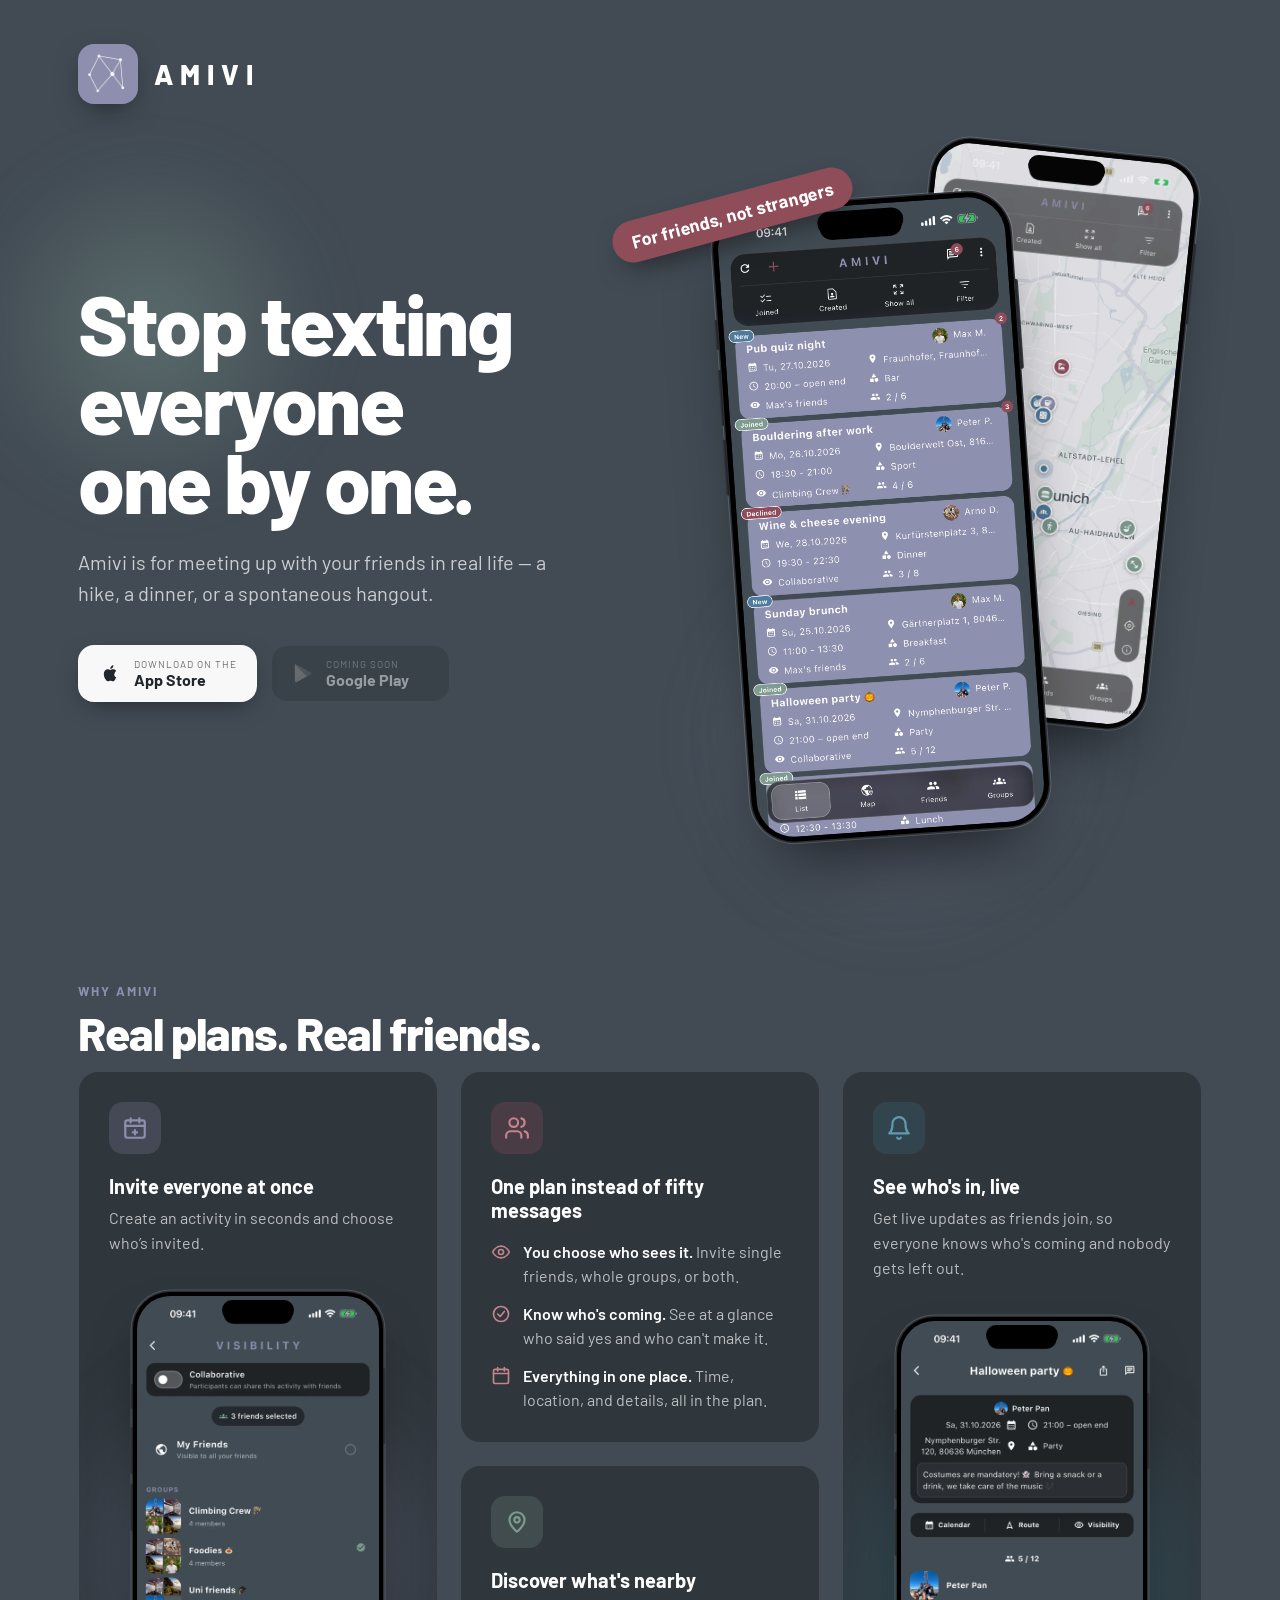
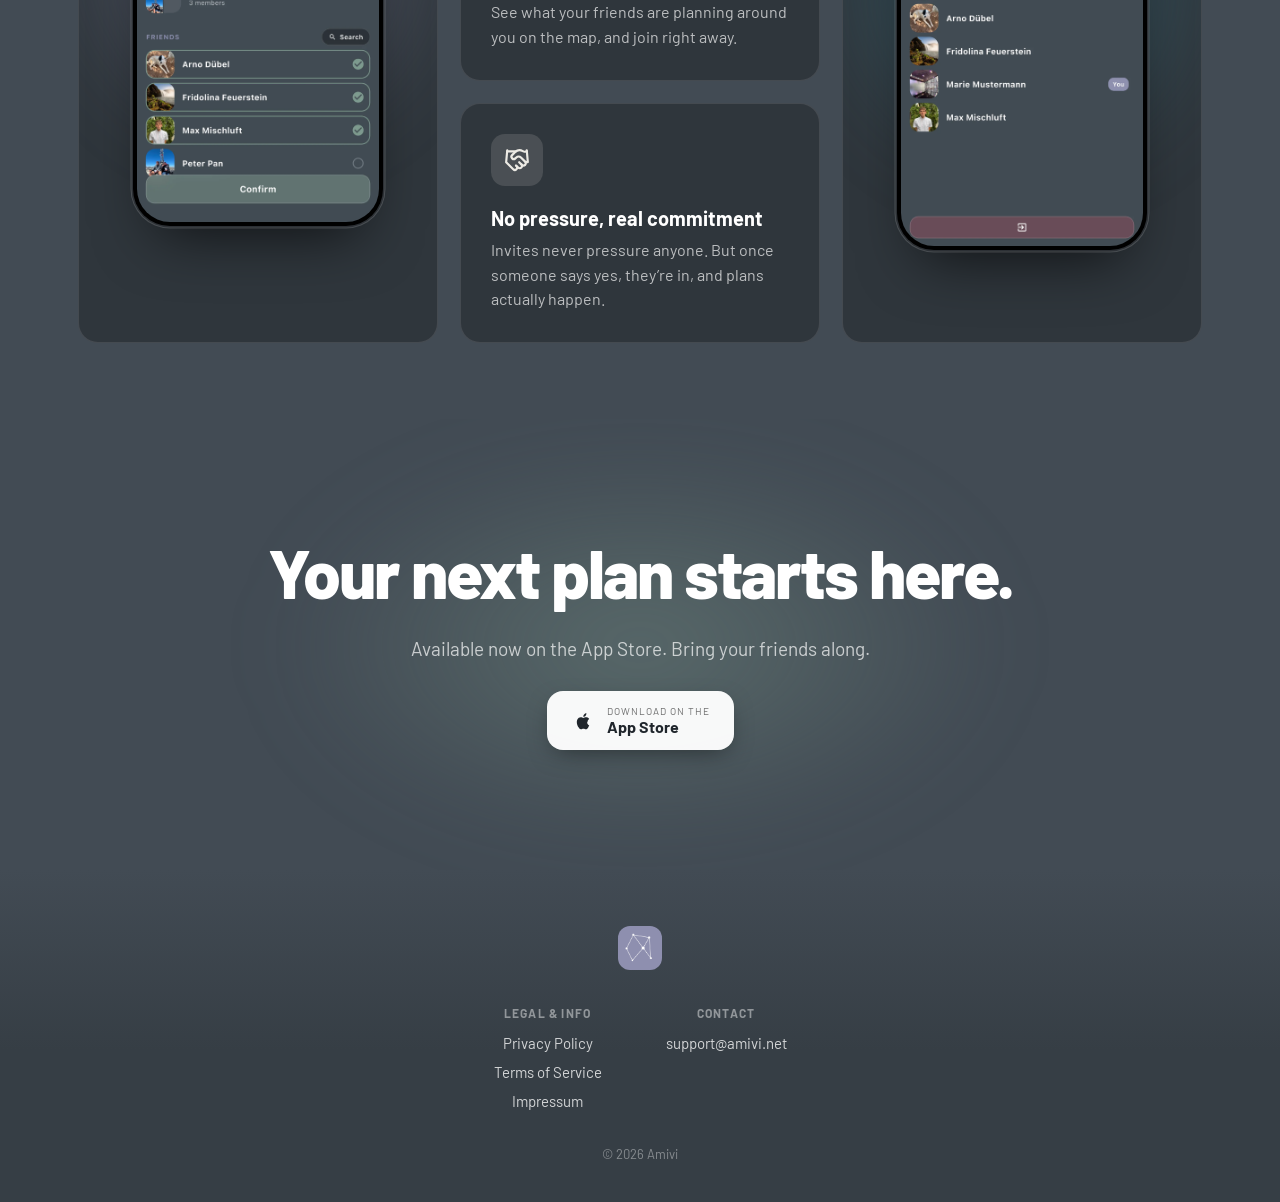
<file: index.html>
<!DOCTYPE html>
<html lang="en">
<head>
<meta charset="utf-8">
<meta name="viewport" content="width=device-width, initial-scale=1">
<title>Amivi – Real plans. Real friends.</title>
<meta name="description" content="Amivi is for meeting up with your friends in real life. Post a plan once, pick who sees it, and invite everyone at the same time.">
<meta property="og:title" content="Amivi – Real plans. Real friends.">
<meta property="og:description" content="Post a plan once, pick who sees it, and invite your friends at the same time.">
<meta property="og:type" content="website">
<meta property="og:image" content="https://www.amivi.net/assets/img/og-image.png">
<meta property="og:url" content="https://www.amivi.net/">
<link rel="canonical" href="https://www.amivi.net/">
<meta name="twitter:card" content="summary">
<meta name="theme-color" content="#424B54">
<link rel="icon" href="assets/img/favicon.png">
<!-- iOS maskiert das Touch-Icon selbst und faerbt Transparenz schwarz ein,
     darum hier bewusst die quadratische, deckende Variante -->
<link rel="apple-touch-icon" href="assets/img/logo.png">
<link rel="stylesheet" href="assets/ds/styles.css">
<style>
  *{box-sizing:border-box}
  html{scroll-behavior:smooth}
  body{margin:0;background:#424B54;color:#fff;font-family:'Barlow',-apple-system,'Helvetica Neue',Arial,sans-serif;-webkit-font-smoothing:antialiased}
  a{color:#8E8FAF;text-decoration:none}
  a:hover{color:#a9aac6}
  @keyframes floatA{0%,100%{transform:translate(0,0)}50%{transform:translate(30px,-40px)}}
  @keyframes floatB{0%,100%{transform:translate(0,0)}50%{transform:translate(-40px,30px)}}
</style>
</head>
<body>
<div style="overflow-x:hidden">

  <!-- NAV -->
  <div style="max-width:1180px;margin:0 auto;padding:44px 28px 0">
    <a href="#" style="display:inline-flex;align-items:center;gap:16px;text-decoration:none">
      <img src="assets/img/logo.png" alt="Amivi" style="width:60px;height:60px;border-radius:16px;display:block;box-shadow:0 10px 30px -10px rgba(0,0,0,0.6)">
      <span style="font-weight:800;font-size:28px;letter-spacing:7px;color:#fff">AMIVI</span>
    </a>
  </div>

  <!-- HERO -->
  <section id="get" style="position:relative;max-width:1180px;margin:0 auto;padding:56px 28px 84px;display:flex;gap:72px;align-items:center;flex-wrap:wrap">
    <div style="position:absolute;top:40px;left:-80px;width:360px;height:360px;border-radius:50%;background:radial-gradient(circle,rgba(125,154,141,0.45),transparent 68%);filter:blur(30px);animation:floatA 14s ease-in-out infinite;pointer-events:none"></div>
    <div style="position:absolute;bottom:-40px;right:120px;width:420px;height:420px;border-radius:50%;background:radial-gradient(circle,rgba(142,143,175,0.40),transparent 68%);filter:blur(30px);animation:floatB 17s ease-in-out infinite;pointer-events:none"></div>

    <div style="position:relative;flex:1 1 440px;min-width:320px">
      
      <h1 data-reveal="" style="margin:0 0 26px;font-size:clamp(52px,8.4vw,84px);line-height:0.94;font-weight:800;letter-spacing:-2.5px;text-wrap:balance">Stop texting everyone one by one.</h1>
      <p data-reveal="" style="margin:0 0 36px;font-size:20px;line-height:1.55;color:rgba(255,255,255,0.72);max-width:480px">Amivi is for meeting up with your friends in real life — a hike, a dinner, or a spontaneous hangout.</p>
      <div data-reveal="" style="display:flex;flex-direction:column;gap:14px;align-items:flex-start">
      <div style="display:inline-grid;grid-template-columns:repeat(2,1fr);gap:14px">
        <a href="https://apps.apple.com/app/amivi-friends-plans/id6764368727" target="_blank" rel="noopener" style="display:flex;align-items:center;gap:12px;padding:12px 20px;border-radius:16px;background:rgba(255,255,255,0.96);text-decoration:none;box-shadow:0 8px 24px -8px rgba(0,0,0,0.5)">
          <svg width="24" height="24" viewBox="0 0 24 24" fill="#20262c"><path d="M16.5 12.9c0-2 1.6-3 1.7-3-.9-1.4-2.4-1.5-2.9-1.6-1.2-.1-2.4.7-3 .7-.6 0-1.6-.7-2.6-.7-1.3 0-2.6.8-3.2 2-1.4 2.4-.4 6 1 8 .7 1 1.4 2 2.4 2 1 0 1.3-.6 2.5-.6s1.5.6 2.5.6 1.7-.9 2.3-1.9c.7-1 1-2 1-2.1 0 0-2-.8-2.1-2.9zM14.6 6.7c.5-.7.9-1.6.8-2.5-.8 0-1.7.5-2.3 1.2-.5.6-.9 1.5-.8 2.4.9.1 1.8-.4 2.3-1.1z"></path></svg>
          <div style="text-align:left;white-space:nowrap"><div style="font-size:10px;letter-spacing:1px;color:rgba(0,0,0,0.55);text-transform:uppercase">Download on the</div><div style="font-size:16px;font-weight:700;color:#20262c">App Store</div></div>
        </a>
        <div title="Not available yet" style="display:flex;align-items:center;gap:12px;padding:12px 20px;border-radius:16px;background:rgba(0,0,0,0.28);border:1px solid rgba(255,255,255,0.10);opacity:0.45;filter:grayscale(1);cursor:not-allowed">
          <svg width="22" height="22" viewBox="0 0 24 24"><path d="M3.6 2.3c-.3.3-.5.7-.5 1.3v16.8c0 .6.2 1 .5 1.3l.1.1L13 12.5v-.2L3.7 2.2z" fill="#7D9A8D"></path><path d="M16.3 15.6l-3.3-3.1v-.2l3.3-3.1.1.1 3.9 2.2c1.1.6 1.1 1.6 0 2.3l-4 2z" fill="#8F4C59"></path><path d="M16.4 15.5L13 12.4 3.6 21.7c.4.4 1 .4 1.7 0l11.1-6.2" fill="#8E8FAF"></path><path d="M16.4 9.3L5.3 3.1c-.7-.4-1.3-.4-1.7 0L13 12.4z" fill="#3A6E7E"></path></svg>
          <div style="text-align:left;white-space:nowrap"><div style="font-size:10px;letter-spacing:1px;color:rgba(255,255,255,0.6);text-transform:uppercase">Coming soon</div><div style="font-size:16px;font-weight:700;color:#fff">Google Play</div></div>
        </div>
      </div>
      </div>
    </div>

    <div data-reveal="" data-hero-phones="" style="position:relative;flex:0 0 auto;margin:0 auto;width:470px;height:660px">
      <div style="position:absolute;top:0;right:0;transform:rotate(6deg) scale(0.9);transform-origin:top right;opacity:0.92">
        <div style="position:relative;width:298px;border-radius:43px;padding:5px;background:#000;box-shadow:0 0 0 1.5px #2c3035,0 0 0 2.5px rgba(255,255,255,0.16),0 40px 70px -28px rgba(0,0,0,0.7)"><div style="position:absolute;left:-4px;top:110px;width:3px;height:30px;border-radius:2px 0 0 2px;background:linear-gradient(90deg,#3a3f45,#1c1f23)"></div><div style="position:absolute;left:-4px;top:160px;width:3px;height:56px;border-radius:2px 0 0 2px;background:linear-gradient(90deg,#3a3f45,#1c1f23)"></div><div style="position:absolute;left:-4px;top:230px;width:3px;height:56px;border-radius:2px 0 0 2px;background:linear-gradient(90deg,#3a3f45,#1c1f23)"></div><div style="position:absolute;right:-4px;top:90px;width:3px;height:90px;border-radius:0 2px 2px 0;background:linear-gradient(270deg,#3a3f45,#1c1f23)"></div>
        <div style="position:relative;width:100%;aspect-ratio:1320/2868;border-radius:38px;overflow:hidden;background:#000"><div style="position:absolute;top:5px;left:50%;transform:translateX(-50%);width:86px;height:23px;background:#000;border-radius:12px;z-index:3;pointer-events:none"></div>
          <img src="assets/img/screen-2.webp" alt="Amivi map screen" style="width:100%;height:100%;object-fit:cover;display:block">
        </div>
      </div>
      </div>
      <div style="position:absolute;top:36px;left:0;transform:rotate(-4deg);z-index:2">
        
        <div style="position:relative;width:298px;border-radius:43px;padding:5px;background:#000;box-shadow:0 0 0 1.5px #2c3035,0 0 0 2.5px rgba(255,255,255,0.16),0 40px 70px -28px rgba(0,0,0,0.7)"><div style="position:absolute;left:-4px;top:110px;width:3px;height:30px;border-radius:2px 0 0 2px;background:linear-gradient(90deg,#3a3f45,#1c1f23)"></div><div style="position:absolute;left:-4px;top:160px;width:3px;height:56px;border-radius:2px 0 0 2px;background:linear-gradient(90deg,#3a3f45,#1c1f23)"></div><div style="position:absolute;left:-4px;top:230px;width:3px;height:56px;border-radius:2px 0 0 2px;background:linear-gradient(90deg,#3a3f45,#1c1f23)"></div><div style="position:absolute;right:-4px;top:90px;width:3px;height:90px;border-radius:0 2px 2px 0;background:linear-gradient(270deg,#3a3f45,#1c1f23)"></div>
        <div style="position:relative;width:100%;aspect-ratio:1320/2868;border-radius:38px;overflow:hidden;background:#000"><div style="position:absolute;top:5px;left:50%;transform:translateX(-50%);width:86px;height:23px;background:#000;border-radius:12px;z-index:3;pointer-events:none"></div>
          <img src="assets/img/screen-1.webp" alt="Amivi activity list" style="width:100%;height:100%;object-fit:cover;display:block">
        </div>
      </div>
      </div>
    </div>
  <div style="position: absolute; top: 87px; left: 559px; z-index: 4; transform: rotate(-15deg); display: inline-flex; align-items: center; justify-content: center; padding: 10px 20px; border-radius: 999px; font-size: 18px; font-weight: 700; color: #fff; background-color: var(--color-wine); white-space: nowrap; box-shadow: 0 12px 28px -10px rgba(0,0,0,0.6)">For friends, not strangers</div></section>

  <!-- WHAT IT IS / value props -->
  

  

  <section id="what" style="">
    <div style="max-width:1180px;margin:0 auto;padding:76px 28px">
      <p style="margin:0 0 10px;font-size:13px;font-weight:700;letter-spacing:2px;text-transform:uppercase;color:#8E8FAF">Why Amivi</p>
      <h2 data-reveal="" style="margin:0 0 14px;font-size:clamp(32px,4.4vw,46px);line-height:1.05;font-weight:800;letter-spacing:-1px;max-width:720px">Real plans. Real friends.</h2>
      
      <div style="display:flex;gap:22px;flex-wrap:wrap;align-items:stretch">
        <div data-reveal="" style="position:relative;overflow:hidden;flex:1 1 300px;min-width:280px;display:flex;flex-direction:column;padding:30px;border-radius:20px;background:rgba(0,0,0,0.28);border:1px solid rgba(255,255,255,0.10)">
          <div style="width:52px;height:52px;border-radius:14px;background:rgba(142,143,175,0.22);display:flex;align-items:center;justify-content:center;margin-bottom:20px"><svg width="26" height="26" viewBox="0 0 24 24" fill="none" stroke="#8E8FAF" stroke-width="2" stroke-linecap="round" stroke-linejoin="round"><rect x="3" y="5" width="18" height="16" rx="2"></rect><path d="M16 3v4M8 3v4M3 10h18M12 14v4M10 16h4"></path></svg></div>
          <h3 style="margin:0 0 8px;font-size:20px;font-weight:700">Invite everyone at once</h3>
          <p style="margin:0;font-size:16px;line-height:1.55;color:rgba(255,255,255,0.68)">Create an activity in seconds and choose who’s invited.</p>
          <div style="position:relative;margin-top:36px;display:flex;justify-content:center">
            <div style="position:absolute;left:50%;top:50%;width:440px;height:440px;transform:translate(-50%,-50%);border-radius:50%;background:radial-gradient(circle,rgba(142,143,175,0.5),transparent 66%);filter:blur(36px);pointer-events:none"></div>
            <div style="position:relative;width:250px;border-radius:37px;padding:4px;background:#000;box-shadow:0 0 0 1.5px #2c3035,0 0 0 2.5px rgba(255,255,255,0.16),0 30px 60px -24px rgba(0,0,0,0.7)"><div style="position:absolute;left:-3px;top:92px;width:3px;height:25px;border-radius:2px 0 0 2px;background:linear-gradient(90deg,#3a3f45,#1c1f23)"></div><div style="position:absolute;left:-3px;top:135px;width:3px;height:47px;border-radius:2px 0 0 2px;background:linear-gradient(90deg,#3a3f45,#1c1f23)"></div><div style="position:absolute;left:-3px;top:192px;width:3px;height:47px;border-radius:2px 0 0 2px;background:linear-gradient(90deg,#3a3f45,#1c1f23)"></div><div style="position:absolute;right:-3px;top:76px;width:3px;height:76px;border-radius:0 2px 2px 0;background:linear-gradient(270deg,#3a3f45,#1c1f23)"></div>
              <div style="position:relative;width:100%;aspect-ratio:1320/2868;border-radius:33px;overflow:hidden;background:#000"><div style="position:absolute;top:4px;left:50%;transform:translateX(-50%);width:72px;height:20px;background:#000;border-radius:10px;z-index:3;pointer-events:none"></div>
                <img src="assets/img/screen-3.webp" alt="Amivi visibility picker: choose groups and friends" style="width:100%;height:100%;object-fit:cover;display:block">
              </div>
            </div>
          </div>
        </div>
        <div style="flex:1 1 300px;min-width:280px;display:flex;flex-direction:column;gap:22px">
          <div data-reveal="" style="flex:1 1 auto;padding:30px;border-radius:20px;background:rgba(0,0,0,0.28);border:1px solid rgba(255,255,255,0.10)">
            <div style="width:52px;height:52px;border-radius:14px;background:rgba(143,76,89,0.28);display:flex;align-items:center;justify-content:center;margin-bottom:20px"><svg width="26" height="26" viewBox="0 0 24 24" fill="none" stroke="#c4848f" stroke-width="2" stroke-linecap="round" stroke-linejoin="round"><path d="M16 21v-2a4 4 0 0 0-4-4H6a4 4 0 0 0-4 4v2"></path><circle cx="9" cy="7" r="4"></circle><path d="M22 21v-2a4 4 0 0 0-3-3.87M16 3.13a4 4 0 0 1 0 7.75"></path></svg></div>
            <h3 style="margin:0 0 18px;font-size:20px;font-weight:700">One plan instead of fifty messages</h3>
            <div style="display:flex;flex-direction:column;gap:14px">
              <div style="display:flex;gap:12px;align-items:flex-start"><svg width="20" height="20" viewBox="0 0 24 24" fill="none" stroke="#c4848f" stroke-width="2" stroke-linecap="round" stroke-linejoin="round" style="flex:none;margin-top:2px"><path d="M2 12s3.5-7 10-7 10 7 10 7-3.5 7-10 7S2 12 2 12z"></path><circle cx="12" cy="12" r="3"></circle></svg><p style="margin:0;font-size:16px;line-height:1.5;color:rgba(255,255,255,0.68)"><strong style="color:#fff;font-weight:600">You choose who sees it.</strong> Invite single friends, whole groups, or both.</p></div>
              <div style="display:flex;gap:12px;align-items:flex-start"><svg width="20" height="20" viewBox="0 0 24 24" fill="none" stroke="#c4848f" stroke-width="2" stroke-linecap="round" stroke-linejoin="round" style="flex:none;margin-top:2px"><circle cx="12" cy="12" r="9"></circle><path d="M8 12l3 3 5-6"></path></svg><p style="margin:0;font-size:16px;line-height:1.5;color:rgba(255,255,255,0.68)"><strong style="color:#fff;font-weight:600">Know who's coming.</strong> See at a glance who said yes and who can't make it.</p></div>
              <div style="display:flex;gap:12px;align-items:flex-start"><svg width="20" height="20" viewBox="0 0 24 24" fill="none" stroke="#c4848f" stroke-width="2" stroke-linecap="round" stroke-linejoin="round" style="flex:none;margin-top:2px"><rect x="3" y="4" width="18" height="17" rx="2"></rect><path d="M3 9h18M8 2v4M16 2v4"></path></svg><p style="margin:0;font-size:16px;line-height:1.5;color:rgba(255,255,255,0.68)"><strong style="color:#fff;font-weight:600">Everything in one place.</strong> Time, location, and details, all in the plan.</p></div>
            </div>
          </div><div data-reveal="" style="flex:1 1 auto;padding:30px;border-radius:20px;background:rgba(0,0,0,0.28);border:1px solid rgba(255,255,255,0.10)">
            <div style="width:52px;height:52px;border-radius:14px;background:rgba(125,154,141,0.22);display:flex;align-items:center;justify-content:center;margin-bottom:20px"><svg width="26" height="26" viewBox="0 0 24 24" fill="none" stroke="#7D9A8D" stroke-width="2" stroke-linecap="round" stroke-linejoin="round"><path d="M12 21s-7-5.5-7-11a7 7 0 0 1 14 0c0 5.5-7 11-7 11z"></path><circle cx="12" cy="10" r="2.5"></circle></svg></div>
            <h3 style="margin:0 0 8px;font-size:20px;font-weight:700">Discover what's nearby</h3>
          <p style="margin:0;font-size:16px;line-height:1.55;color:rgba(255,255,255,0.68)">See what your friends are planning around you on the map, and join right away.</p>
          </div>
          <div data-reveal="" style="flex:1 1 auto;padding:30px;border-radius:20px;background:rgba(0,0,0,0.28);border:1px solid rgba(255,255,255,0.10)">
            <div style="width:52px;height:52px;border-radius:14px;background:rgba(236,234,228,0.14);display:flex;align-items:center;justify-content:center;margin-bottom:20px"><svg width="26" height="26" viewBox="0 0 24 24" fill="none" stroke="#ECEAE4" stroke-width="2" stroke-linecap="round" stroke-linejoin="round"><path d="m11 17 2 2a1 1 0 1 0 3-3"></path><path d="m14 14 2.5 2.5a1 1 0 1 0 3-3l-3.88-3.88a3 3 0 0 0-4.24 0l-.88.88a1 1 0 1 1-3-3l2.81-2.81a5.79 5.79 0 0 1 7.06-.87l.47.28a2 2 0 0 0 1.42.25L21 4"></path><path d="m21 3 1 11h-2"></path><path d="M3 3 2 14l6.5 6.5a1 1 0 1 0 3-3"></path><path d="M3 4h8"></path></svg></div>
            <h3 style="margin:0 0 8px;font-size:20px;font-weight:700">No pressure, real commitment</h3>
          <p style="margin:0;font-size:16px;line-height:1.55;color:rgba(255,255,255,0.68)">Invites never pressure anyone. But once someone says yes, they’re in, and plans actually happen.</p>
          </div>
          
        </div>
        <div data-reveal="" style="position:relative;overflow:hidden;flex:1 1 300px;min-width:280px;display:flex;flex-direction:column;padding:30px;border-radius:20px;background:rgba(0,0,0,0.28);border:1px solid rgba(255,255,255,0.10)">
          <div style="width:52px;height:52px;border-radius:14px;background:rgba(58,110,126,0.28);display:flex;align-items:center;justify-content:center;margin-bottom:20px"><svg width="26" height="26" viewBox="0 0 24 24" fill="none" stroke="#5f9bad" stroke-width="2" stroke-linecap="round" stroke-linejoin="round"><path d="M6 8a6 6 0 0 1 12 0c0 7 3 9 3 9H3s3-2 3-9"></path><path d="M10.3 21a1.94 1.94 0 0 0 3.4 0"></path></svg></div>
          <h3 style="margin:0 0 8px;font-size:20px;font-weight:700">See who's in, live</h3>
          <p style="margin:0;font-size:16px;line-height:1.55;color:rgba(255,255,255,0.68)">Get live updates as friends join, so everyone knows who's coming and nobody gets left out.</p>
          <div style="position:relative;margin-top:36px;display:flex;justify-content:center">
            <div style="position:absolute;left:50%;top:50%;width:440px;height:440px;transform:translate(-50%,-50%);border-radius:50%;background:radial-gradient(circle,rgba(58,110,126,0.75),transparent 66%);filter:blur(36px);pointer-events:none"></div>
            <div style="position:relative;width:250px;border-radius:37px;padding:4px;background:#000;box-shadow:0 0 0 1.5px #2c3035,0 0 0 2.5px rgba(255,255,255,0.16),0 30px 60px -24px rgba(0,0,0,0.7)"><div style="position:absolute;left:-3px;top:92px;width:3px;height:25px;border-radius:2px 0 0 2px;background:linear-gradient(90deg,#3a3f45,#1c1f23)"></div><div style="position:absolute;left:-3px;top:135px;width:3px;height:47px;border-radius:2px 0 0 2px;background:linear-gradient(90deg,#3a3f45,#1c1f23)"></div><div style="position:absolute;left:-3px;top:192px;width:3px;height:47px;border-radius:2px 0 0 2px;background:linear-gradient(90deg,#3a3f45,#1c1f23)"></div><div style="position:absolute;right:-3px;top:76px;width:3px;height:76px;border-radius:0 2px 2px 0;background:linear-gradient(270deg,#3a3f45,#1c1f23)"></div>
              <div style="position:relative;width:100%;aspect-ratio:1320/2868;border-radius:33px;overflow:hidden;background:#000"><div style="position:absolute;top:4px;left:50%;transform:translateX(-50%);width:72px;height:20px;background:#000;border-radius:10px;z-index:3;pointer-events:none"></div>
                <img src="assets/img/screen-4.webp" alt="Amivi activity with participants" style="width:100%;height:100%;object-fit:cover;display:block">
              </div>
            </div>
          </div>
        </div>
      </div>
    
    </div>
  </section><section style="position:relative;overflow:hidden">
    <div style="position:absolute;left:50%;top:50%;width:760px;height:420px;transform:translate(-50%,-50%);border-radius:50%;background:radial-gradient(ellipse,rgba(125,154,141,0.4),transparent 68%);filter:blur(40px);pointer-events:none"></div>
    <div data-reveal="" style="position:relative;max-width:820px;margin:0 auto;padding:120px 28px;text-align:center;display:flex;flex-direction:column;align-items:center;gap:28px">
      <h2 style="margin:0;font-size:clamp(40px,6.4vw,68px);line-height:0.98;font-weight:800;letter-spacing:-2px;text-wrap:balance">Your next plan starts here.</h2>
      <p style="margin:0;font-size:19px;line-height:1.55;color:rgba(255,255,255,0.7);max-width:460px">Available now on the App Store. Bring your friends along.</p>
      <a href="https://apps.apple.com/app/amivi-friends-plans/id6764368727" target="_blank" rel="noopener" style="display:flex;align-items:center;gap:12px;padding:14px 24px;border-radius:16px;background:rgba(255,255,255,0.96);text-decoration:none;box-shadow:0 8px 24px -8px rgba(0,0,0,0.5)">
        <svg width="24" height="24" viewBox="0 0 24 24" fill="#20262c"><path d="M16.5 12.9c0-2 1.6-3 1.7-3-.9-1.4-2.4-1.5-2.9-1.6-1.2-.1-2.4.7-3 .7-.6 0-1.6-.7-2.6-.7-1.3 0-2.6.8-3.2 2-1.4 2.4-.4 6 1 8 .7 1 1.4 2 2.4 2 1 0 1.3-.6 2.5-.6s1.5.6 2.5.6 1.7-.9 2.3-1.9c.7-1 1-2 1-2.1 0 0-2-.8-2.1-2.9zM14.6 6.7c.5-.7.9-1.6.8-2.5-.8 0-1.7.5-2.3 1.2-.5.6-.9 1.5-.8 2.4.9.1 1.8-.4 2.3-1.1z"></path></svg>
        <div style="text-align:left;white-space:nowrap"><div style="font-size:10px;letter-spacing:1px;color:rgba(0,0,0,0.55);text-transform:uppercase">Download on the</div><div style="font-size:16px;font-weight:700;color:#20262c">App Store</div></div>
      </a>
    </div>
  </section>

  <!-- FOOTER -->
  <footer style="background:linear-gradient(180deg,#424B54 0,#363E45 180px)">
    <div style="max-width:1180px;margin:0 auto;padding:56px 28px 40px;display:flex;flex-direction:column;align-items:center;gap:36px;text-align:center">
      <img src="assets/img/logo.png" alt="Amivi" style="width:44px;height:44px;border-radius:12px;display:block">
      <div style="display:flex;gap:64px;flex-wrap:wrap;justify-content:center">
        <div>
          <p style="margin:0 0 14px;font-size:12px;font-weight:700;letter-spacing:1.2px;text-transform:uppercase;color:rgba(255,255,255,0.45)">Legal &amp; info</p>
          <div style="display:flex;flex-direction:column;align-items:center;gap:11px;font-size:15px">
            <a href="legal/datenschutzerklaerung.html?lang=en" target="_blank" rel="noopener" style="color:rgba(255,255,255,0.78)">Privacy Policy</a>
            <a href="legal/agb.html?lang=en" target="_blank" rel="noopener" style="color:rgba(255,255,255,0.78)">Terms of Service</a>
            <a href="legal/impressum.html?lang=en" target="_blank" rel="noopener" style="color:rgba(255,255,255,0.78)">Impressum</a>
          </div>
        </div>
        <div>
          <p style="margin:0 0 14px;font-size:12px;font-weight:700;letter-spacing:1.2px;text-transform:uppercase;color:rgba(255,255,255,0.45)">Contact</p>
          <div style="display:flex;flex-direction:column;align-items:center;gap:11px;font-size:15px">
            <a href="mailto:support@amivi.net" style="color:rgba(255,255,255,0.78)">support@amivi.net</a>
          </div>
        </div>
      </div>
      <p style="margin:0;font-size:13px;color:rgba(255,255,255,0.4)">© 2026 Amivi</p>
    </div>
  </footer>

</div>
<script>
  // Hero-Telefone auf schmalen Viewports herunterskalieren
  (function () {
    var fit = function () {
      var p = document.querySelector('[data-hero-phones]');
      if (p) p.style.zoom = String(Math.min(1, (window.innerWidth - 56) / 470));
    };
    fit();
    window.addEventListener('resize', fit);
  })();

  // Elemente unterhalb des Viewports beim Scrollen einblenden
  (function () {
    if (!('IntersectionObserver' in window)) return;
    var io = new IntersectionObserver(function (entries) {
      entries.forEach(function (e) {
        if (e.isIntersecting) {
          e.target.style.opacity = '1';
          e.target.style.translate = '0 0';
          io.unobserve(e.target);
        }
      });
    }, { threshold: 0.15, rootMargin: '0px 0px -40px 0px' });
    document.querySelectorAll('[data-reveal]').forEach(function (el) {
      if (el.getBoundingClientRect().top < window.innerHeight) return;
      el.style.opacity = '0';
      el.style.translate = '0 24px';
      el.style.transition = 'opacity 600ms cubic-bezier(.215,.61,.355,1), translate 600ms cubic-bezier(.215,.61,.355,1)';
      io.observe(el);
    });
  })();
</script>
</body>
</html>
</file>
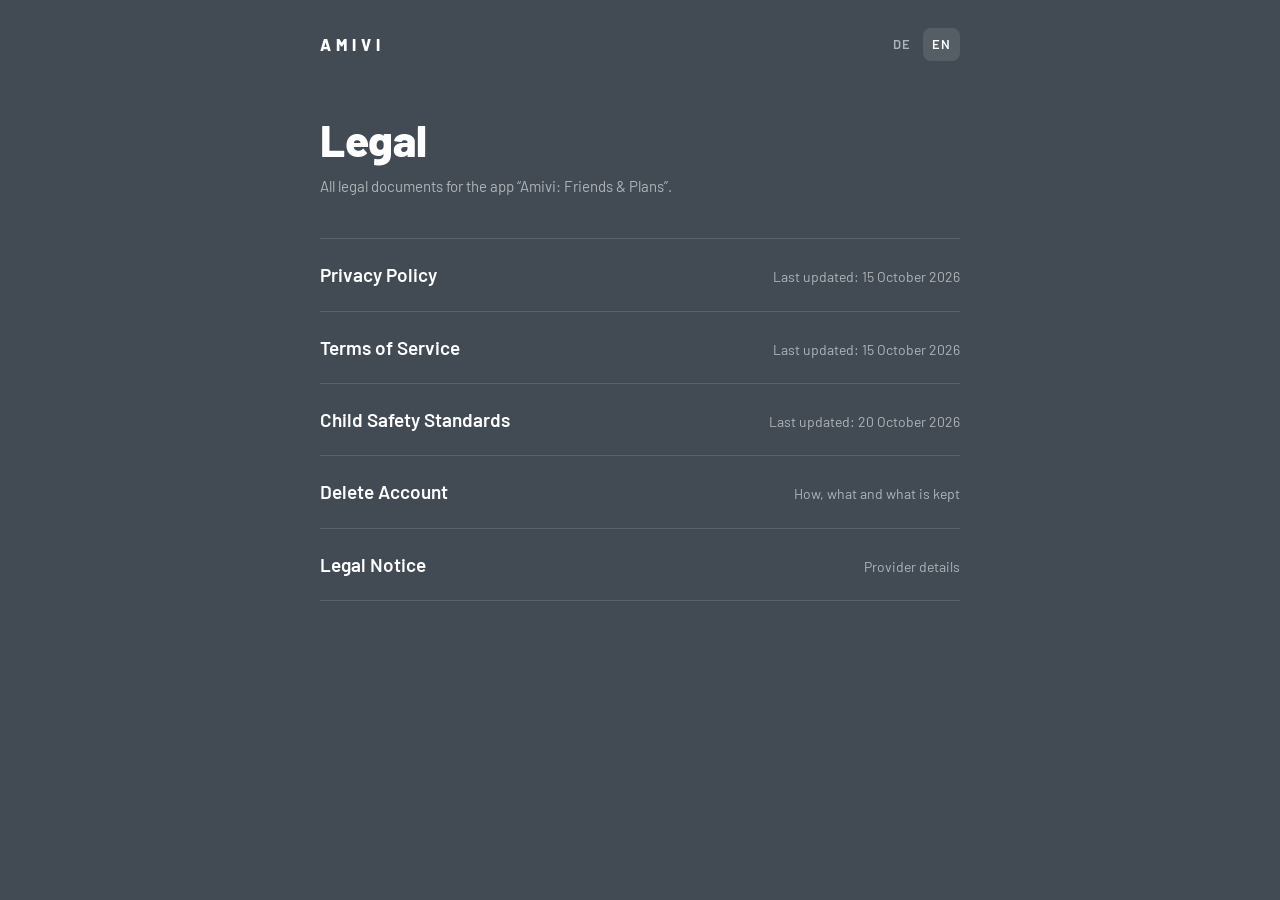
<file: legal/index.html>
<!DOCTYPE html>
<html lang="de">
<head>
  <meta charset="UTF-8" />
  <meta name="viewport" content="width=device-width, initial-scale=1.0" />
  <title>Rechtliches – Amivi</title>
  <meta name="theme-color" content="#424B54" />
  <link rel="icon" href="../assets/img/favicon.png" />
  <link rel="preconnect" href="https://fonts.googleapis.com" />
  <link rel="preconnect" href="https://fonts.gstatic.com" crossorigin />
  <link rel="stylesheet" href="https://fonts.googleapis.com/css2?family=Barlow:wght@400;600;700;800&display=swap" />
  <link rel="stylesheet" href="legal.css" />
  <script src="legal.js"></script>
</head>
<body data-title-de="Rechtliches – Amivi" data-title-en="Legal – Amivi">
<div class="wrap">

<header class="bar">
  <a class="brand" href="../">AMIVI</a>
  <div class="lang" role="group" aria-label="Sprache / Language">
    <button type="button" data-set-lang="de">DE</button>
    <button type="button" data-set-lang="en">EN</button>
  </div>
</header>

<main>
  <h1><span data-l="de">Rechtliches</span><span data-l="en">Legal</span></h1>
  <p class="meta">
    <span data-l="de">Alle rechtlichen Dokumente zur App „Amivi: Friends &amp; Plans“.</span>
    <span data-l="en">All legal documents for the app “Amivi: Friends &amp; Plans”.</span>
  </p>

  <ul class="docs">
    <li>
      <a href="datenschutzerklaerung.html">
        <span class="doc-title"><span data-l="de">Datenschutzerklärung</span><span data-l="en">Privacy Policy</span></span>
        <span class="doc-sub"><span data-l="de">Stand: 15. Oktober 2026</span><span data-l="en">Last updated: 15 October 2026</span></span>
      </a>
    </li>
    <li>
      <a href="agb.html">
        <span class="doc-title"><span data-l="de">Nutzungsbedingungen</span><span data-l="en">Terms of Service</span></span>
        <span class="doc-sub"><span data-l="de">Stand: 15. Oktober 2026</span><span data-l="en">Last updated: 15 October 2026</span></span>
      </a>
    </li>
    <li>
      <a href="kinderschutz.html">
        <span class="doc-title"><span data-l="de">Kinderschutz</span><span data-l="en">Child Safety Standards</span></span>
        <span class="doc-sub"><span data-l="de">Stand: 20. Oktober 2026</span><span data-l="en">Last updated: 20 October 2026</span></span>
      </a>
    </li>
    <li>
      <a href="delete-account.html">
        <span class="doc-title"><span data-l="de">Konto löschen</span><span data-l="en">Delete Account</span></span>
        <span class="doc-sub"><span data-l="de">Wege, Umfang und Aufbewahrung</span><span data-l="en">How, what and what is kept</span></span>
      </a>
    </li>
    <li>
      <a href="impressum.html">
        <span class="doc-title"><span data-l="de">Impressum</span><span data-l="en">Legal Notice</span></span>
        <span class="doc-sub"><span data-l="de">Anbieterangaben</span><span data-l="en">Provider details</span></span>
      </a>
    </li>
  </ul>
</main>

</div>
</body>
</html>
</file>
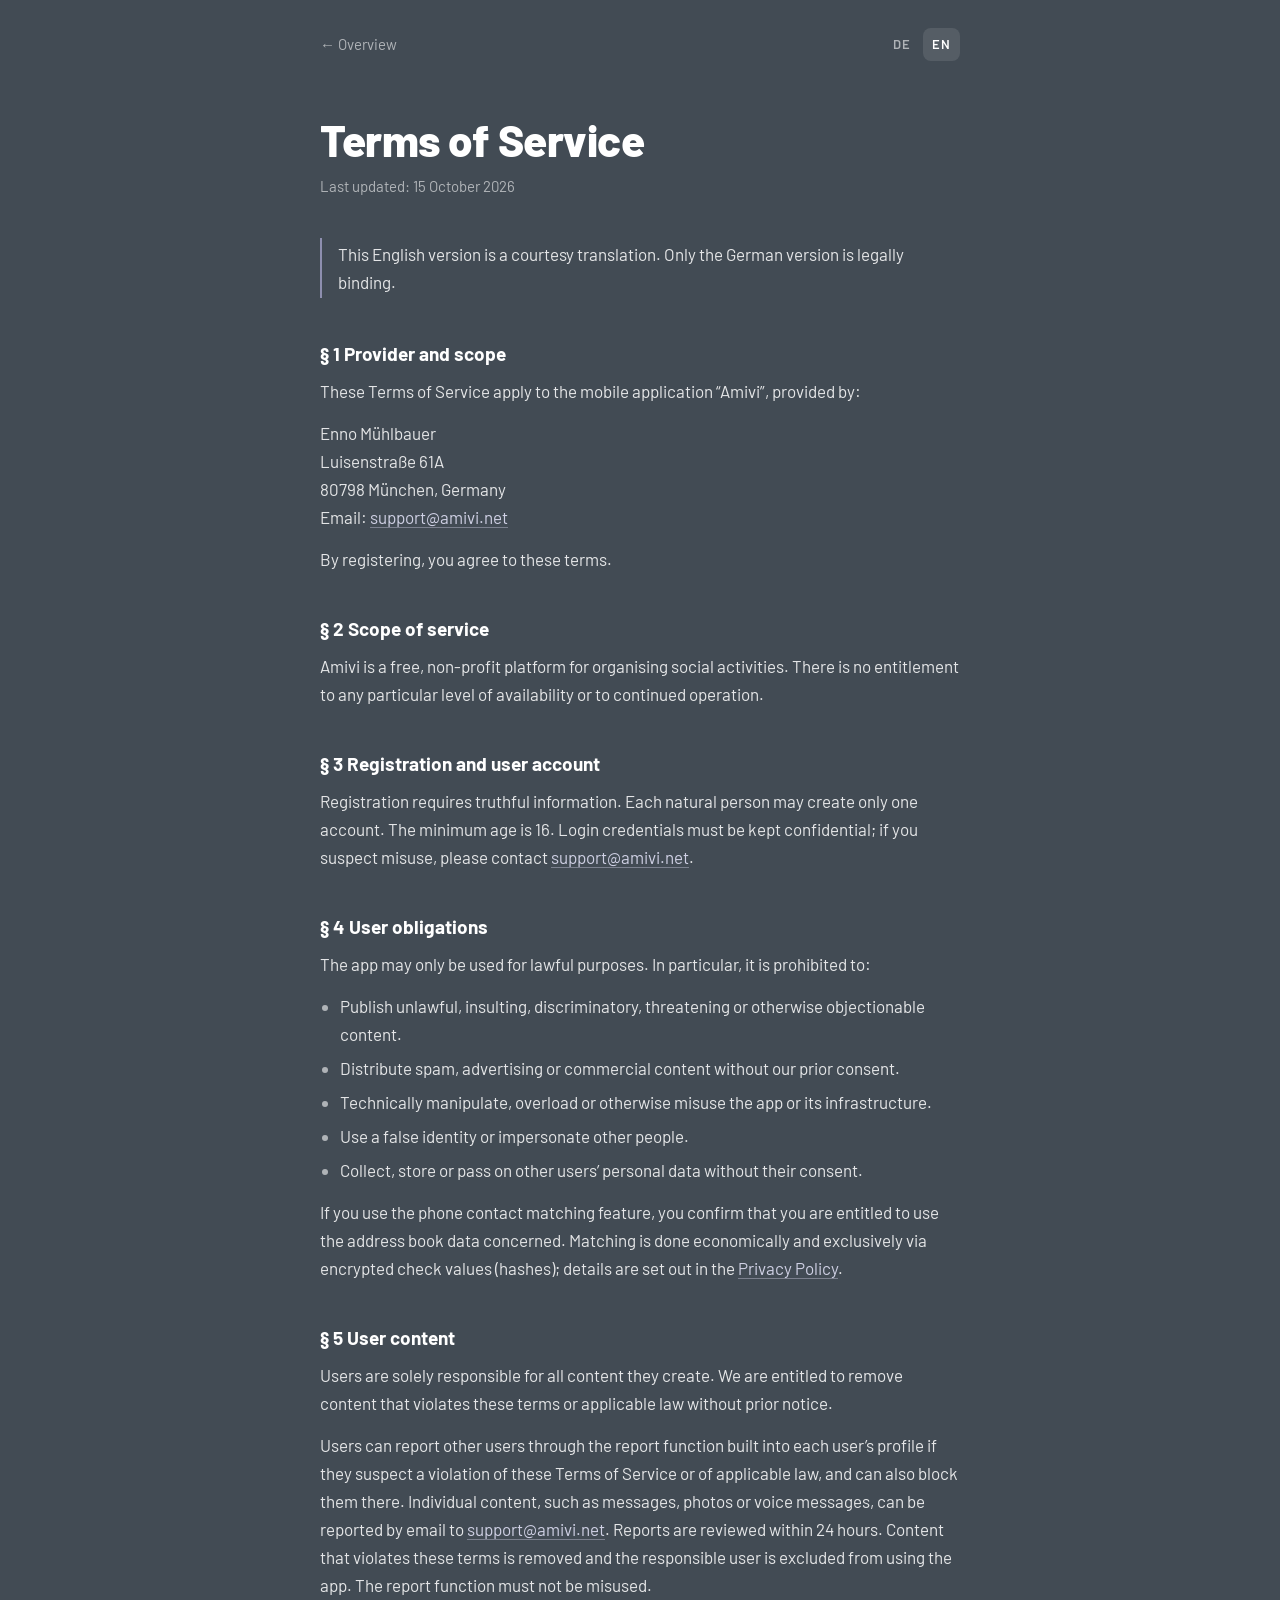
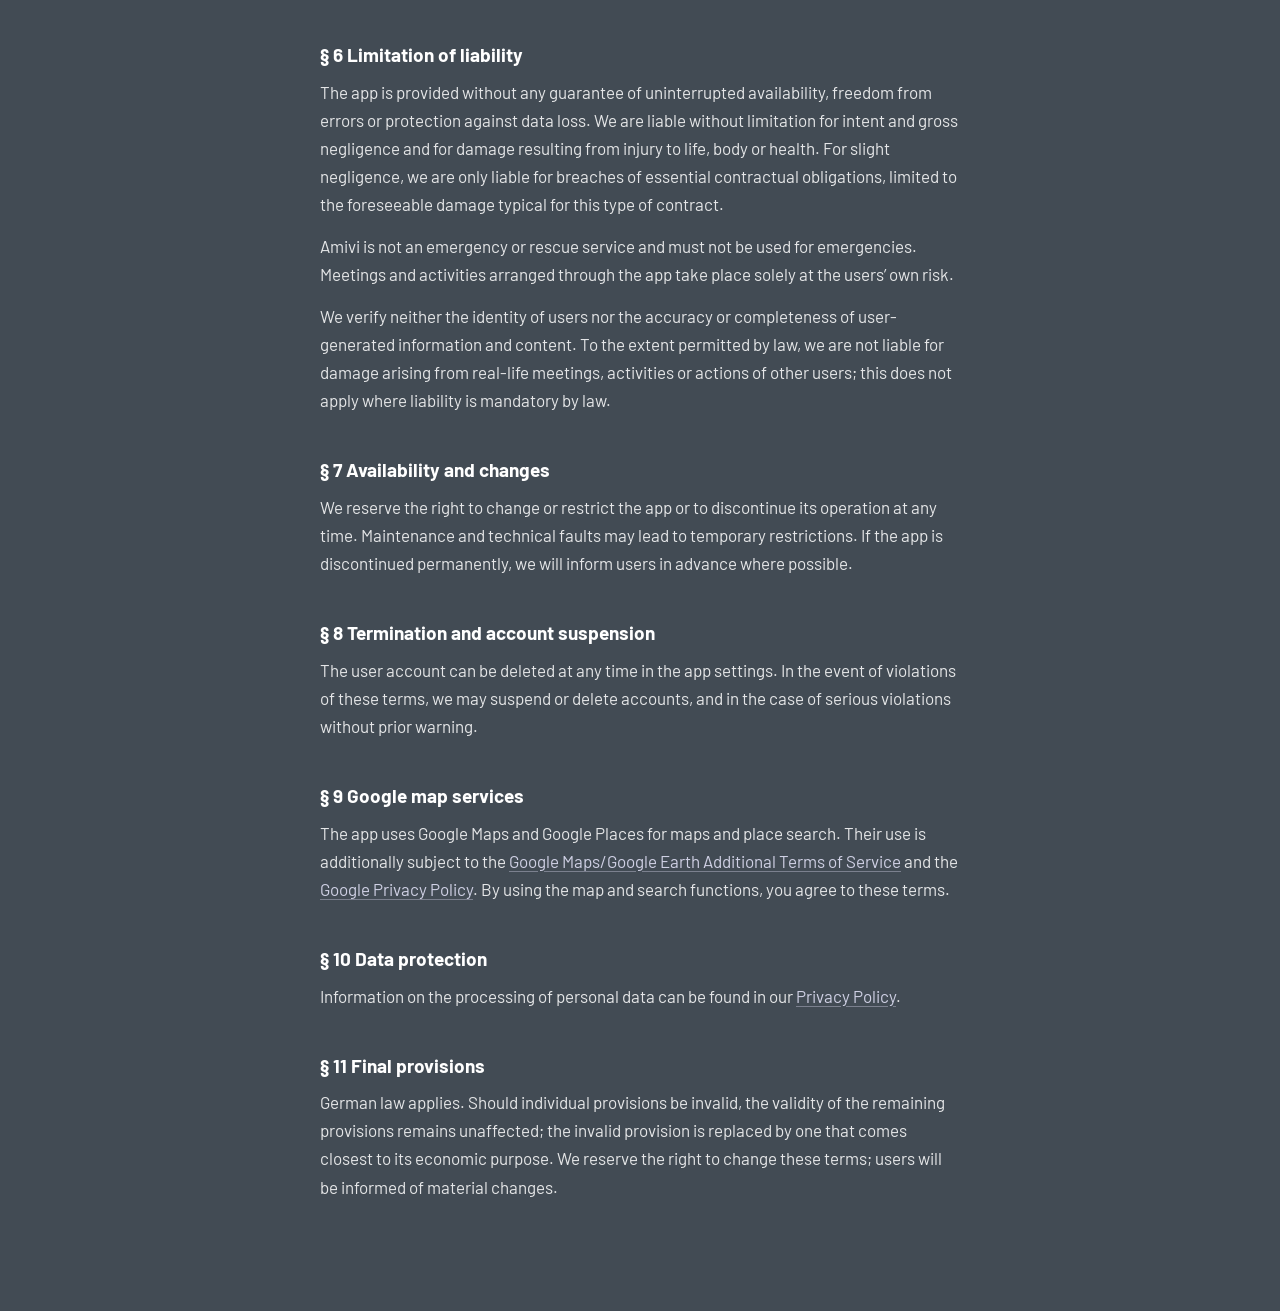
<file: legal/agb.html>
<!DOCTYPE html>
<html lang="de">
<head>
  <meta charset="UTF-8" />
  <meta name="viewport" content="width=device-width, initial-scale=1.0" />
  <title>Nutzungsbedingungen – Amivi</title>
  <meta name="theme-color" content="#424B54" />
  <link rel="icon" href="../assets/img/favicon.png" />
  <link rel="preconnect" href="https://fonts.googleapis.com" />
  <link rel="preconnect" href="https://fonts.gstatic.com" crossorigin />
  <link rel="stylesheet" href="https://fonts.googleapis.com/css2?family=Barlow:wght@400;600;700;800&display=swap" />
  <link rel="stylesheet" href="legal.css" />
  <script src="legal.js"></script>
</head>
<body data-title-de="Nutzungsbedingungen – Amivi" data-title-en="Terms of Service – Amivi">
<div class="wrap">

<header class="bar">
  <a href="index.html">← <span data-l="de">Übersicht</span><span data-l="en">Overview</span></a>
  <div class="lang" role="group" aria-label="Sprache / Language">
    <button type="button" data-set-lang="de">DE</button>
    <button type="button" data-set-lang="en">EN</button>
  </div>
</header>

<main>

<article data-l="de" lang="de">
<h1>Nutzungsbedingungen</h1>
<p class="meta">Stand: 15. Oktober 2026</p>

<h2>§ 1 Anbieter und Geltungsbereich</h2>
<p>Diese Nutzungsbedingungen gelten für die mobile Applikation „Amivi", bereitgestellt von:</p>
<p>Enno Mühlbauer<br>Luisenstraße 61A<br>80798 München<br>E-Mail: <a href="mailto:support@amivi.net">support@amivi.net</a></p>
<p>Mit der Registrierung erklären Sie sich mit diesen Bedingungen einverstanden.</p>

<h2>§ 2 Leistungsumfang</h2>
<p>Amivi ist eine kostenlose, ohne Gewinnerzielungsabsicht betriebene Plattform zur Organisation sozialer Aktivitäten. Ein Anspruch auf bestimmte Verfügbarkeit oder dauerhaften Betrieb besteht nicht.</p>

<h2>§ 3 Registrierung und Nutzerkonto</h2>
<p>Für die Registrierung sind wahrheitsgemäße Angaben erforderlich. Jede natürliche Person darf nur ein Konto anlegen. Das Mindestalter beträgt 16 Jahre. Die Zugangsdaten sind vertraulich zu behandeln; bei Verdacht auf Missbrauch bitte an <a href="mailto:support@amivi.net">support@amivi.net</a> wenden.</p>

<h2>§ 4 Nutzerpflichten</h2>
<p>Die App darf nur zu rechtmäßigen Zwecken genutzt werden. Verboten ist insbesondere:</p>
<ul>
  <li>Rechtswidrige, beleidigende, diskriminierende, bedrohende oder anderweitig anstößige Inhalte zu veröffentlichen.</li>
  <li>Spam, Werbung oder kommerzielle Inhalte ohne unsere vorherige Zustimmung zu verbreiten.</li>
  <li>Die App oder ihre Infrastruktur technisch zu manipulieren, zu überlasten oder in anderer Weise zu missbrauchen.</li>
  <li>Falsche Identitäten vorzutäuschen oder sich als andere Personen auszugeben.</li>
  <li>Personenbezogene Daten anderer Nutzer ohne deren Einwilligung zu sammeln, zu speichern oder weiterzugeben.</li>
</ul>
<p>Nutzen Sie die Funktion zum Abgleich von Telefonkontakten, versichern Sie, zur Verwendung der betreffenden Adressbuchdaten berechtigt zu sein. Der Abgleich erfolgt datensparend ausschließlich über verschlüsselte Prüfwerte (Hashwerte); Einzelheiten regelt die <a href="datenschutzerklaerung.html">Datenschutzerklärung</a>.</p>

<h2>§ 5 Nutzerinhalte</h2>
<p>Nutzer sind für alle von ihnen erstellten Inhalte selbst verantwortlich. Wir sind berechtigt, Inhalte, die gegen diese Bedingungen oder geltendes Recht verstoßen, ohne Vorankündigung zu entfernen.</p>
<p>Nutzer können andere Nutzer über die in der App integrierte Meldefunktion im Profil des jeweiligen Nutzers melden, wenn ein Verstoß gegen diese Nutzungsbedingungen oder geltendes Recht vermutet wird, und sie dort außerdem blockieren. Einzelne Inhalte, etwa Nachrichten, Fotos oder Sprachnachrichten, können per E-Mail an <a href="mailto:support@amivi.net">support@amivi.net</a> gemeldet werden. Meldungen werden innerhalb von 24 Stunden geprüft. Inhalte, die gegen diese Bedingungen verstoßen, werden entfernt und der verantwortliche Nutzer wird von der Nutzung der App ausgeschlossen. Die Meldefunktion darf nicht missbräuchlich eingesetzt werden.</p>

<h2>§ 6 Haftungsbeschränkung</h2>
<p>Die App wird ohne Gewähr für ununterbrochene Verfügbarkeit, Fehlerfreiheit oder Datenverlust bereitgestellt. Wir haften unbeschränkt für Vorsatz und grobe Fahrlässigkeit sowie für Schäden aus der Verletzung von Leben, Körper oder Gesundheit. Für leichte Fahrlässigkeit haften wir nur bei Verletzung wesentlicher Vertragspflichten, begrenzt auf den vorhersehbaren, vertragstypischen Schaden.</p>
<p>Amivi ist kein Notfall- oder Rettungsdienst und darf nicht für Notfälle genutzt werden. Über die App verabredete Treffen und Aktivitäten finden ausschließlich auf eigene Verantwortung der Nutzer statt.</p>
<p>Wir prüfen weder die Identität von Nutzern noch die Richtigkeit oder Vollständigkeit nutzergenerierter Angaben und Inhalte. Soweit gesetzlich zulässig, haften wir nicht für Schäden, die aus realen Treffen, Aktivitäten oder Handlungen anderer Nutzer entstehen; dies gilt nicht, soweit eine Haftung gesetzlich zwingend vorgeschrieben ist.</p>

<h2>§ 7 Verfügbarkeit und Änderungen</h2>
<p>Wir behalten uns vor, die App jederzeit zu ändern, einzuschränken oder den Betrieb einzustellen. Wartungsarbeiten und technische Störungen können zu vorübergehenden Einschränkungen führen. Bei dauerhafter Einstellung informieren wir die Nutzer nach Möglichkeit vorab.</p>

<h2>§ 8 Kündigung und Kontosperrung</h2>
<p>Das Nutzerkonto kann jederzeit in den App-Einstellungen gelöscht werden. Bei Verstößen gegen diese Bedingungen können wir Konten sperren oder löschen, bei schwerwiegenden Verstößen ohne vorherige Abmahnung.</p>

<h2>§ 9 Kartendienste von Google</h2>
<p>Für Karten und die Ortssuche nutzt die App Google Maps und Google Places. Für deren Nutzung gelten ergänzend die <a href="https://www.google.com/intl/de/help/terms_maps/">Zusätzlichen Nutzungsbedingungen für Google Maps/Google Earth</a> sowie die <a href="https://policies.google.com/privacy?hl=de">Datenschutzerklärung von Google</a>. Mit der Nutzung der Karten- und Suchfunktionen erklären Sie sich mit diesen Bedingungen einverstanden.</p>

<h2>§ 10 Datenschutz</h2>
<p>Informationen zur Verarbeitung personenbezogener Daten finden Sie in unserer <a href="datenschutzerklaerung.html">Datenschutzerklärung</a>.</p>

<h2>§ 11 Schlussbestimmungen</h2>
<p>Es gilt deutsches Recht. Sollten einzelne Bestimmungen unwirksam sein, bleibt die Wirksamkeit der übrigen unberührt; an die Stelle tritt eine Regelung, die dem wirtschaftlichen Zweck am nächsten kommt. Wir behalten uns vor, diese Bedingungen zu ändern; wesentliche Änderungen werden den Nutzern mitgeteilt.</p>
</article>

<article data-l="en" lang="en">
<h1>Terms of Service</h1>
<p class="meta">Last updated: 15 October 2026</p>
<div class="note"><p>This English version is a courtesy translation. Only the German
version is legally binding.</p></div>

<h2>§ 1 Provider and scope</h2>
<p>These Terms of Service apply to the mobile application “Amivi”, provided by:</p>
<p>Enno Mühlbauer<br>Luisenstraße 61A<br>80798 München, Germany<br>Email: <a href="mailto:support@amivi.net">support@amivi.net</a></p>
<p>By registering, you agree to these terms.</p>

<h2>§ 2 Scope of service</h2>
<p>Amivi is a free, non-profit platform for organising social activities. There is no entitlement to any particular level of availability or to continued operation.</p>

<h2>§ 3 Registration and user account</h2>
<p>Registration requires truthful information. Each natural person may create only one account. The minimum age is 16. Login credentials must be kept confidential; if you suspect misuse, please contact <a href="mailto:support@amivi.net">support@amivi.net</a>.</p>

<h2>§ 4 User obligations</h2>
<p>The app may only be used for lawful purposes. In particular, it is prohibited to:</p>
<ul>
  <li>Publish unlawful, insulting, discriminatory, threatening or otherwise objectionable content.</li>
  <li>Distribute spam, advertising or commercial content without our prior consent.</li>
  <li>Technically manipulate, overload or otherwise misuse the app or its infrastructure.</li>
  <li>Use a false identity or impersonate other people.</li>
  <li>Collect, store or pass on other users’ personal data without their consent.</li>
</ul>
<p>If you use the phone contact matching feature, you confirm that you are entitled to use the address book data concerned. Matching is done economically and exclusively via encrypted check values (hashes); details are set out in the <a href="datenschutzerklaerung.html">Privacy Policy</a>.</p>

<h2>§ 5 User content</h2>
<p>Users are solely responsible for all content they create. We are entitled to remove content that violates these terms or applicable law without prior notice.</p>
<p>Users can report other users through the report function built into each user’s profile if they suspect a violation of these Terms of Service or of applicable law, and can also block them there. Individual content, such as messages, photos or voice messages, can be reported by email to <a href="mailto:support@amivi.net">support@amivi.net</a>. Reports are reviewed within 24 hours. Content that violates these terms is removed and the responsible user is excluded from using the app. The report function must not be misused.</p>

<h2>§ 6 Limitation of liability</h2>
<p>The app is provided without any guarantee of uninterrupted availability, freedom from errors or protection against data loss. We are liable without limitation for intent and gross negligence and for damage resulting from injury to life, body or health. For slight negligence, we are only liable for breaches of essential contractual obligations, limited to the foreseeable damage typical for this type of contract.</p>
<p>Amivi is not an emergency or rescue service and must not be used for emergencies. Meetings and activities arranged through the app take place solely at the users’ own risk.</p>
<p>We verify neither the identity of users nor the accuracy or completeness of user-generated information and content. To the extent permitted by law, we are not liable for damage arising from real-life meetings, activities or actions of other users; this does not apply where liability is mandatory by law.</p>

<h2>§ 7 Availability and changes</h2>
<p>We reserve the right to change or restrict the app or to discontinue its operation at any time. Maintenance and technical faults may lead to temporary restrictions. If the app is discontinued permanently, we will inform users in advance where possible.</p>

<h2>§ 8 Termination and account suspension</h2>
<p>The user account can be deleted at any time in the app settings. In the event of violations of these terms, we may suspend or delete accounts, and in the case of serious violations without prior warning.</p>

<h2>§ 9 Google map services</h2>
<p>The app uses Google Maps and Google Places for maps and place search. Their use is additionally subject to the <a href="https://www.google.com/help/terms_maps/">Google Maps/Google Earth Additional Terms of Service</a> and the <a href="https://policies.google.com/privacy">Google Privacy Policy</a>. By using the map and search functions, you agree to these terms.</p>

<h2>§ 10 Data protection</h2>
<p>Information on the processing of personal data can be found in our <a href="datenschutzerklaerung.html">Privacy Policy</a>.</p>

<h2>§ 11 Final provisions</h2>
<p>German law applies. Should individual provisions be invalid, the validity of the remaining provisions remains unaffected; the invalid provision is replaced by one that comes closest to its economic purpose. We reserve the right to change these terms; users will be informed of material changes.</p>
</article>

</main>

</div>
</body>
</html>
</file>
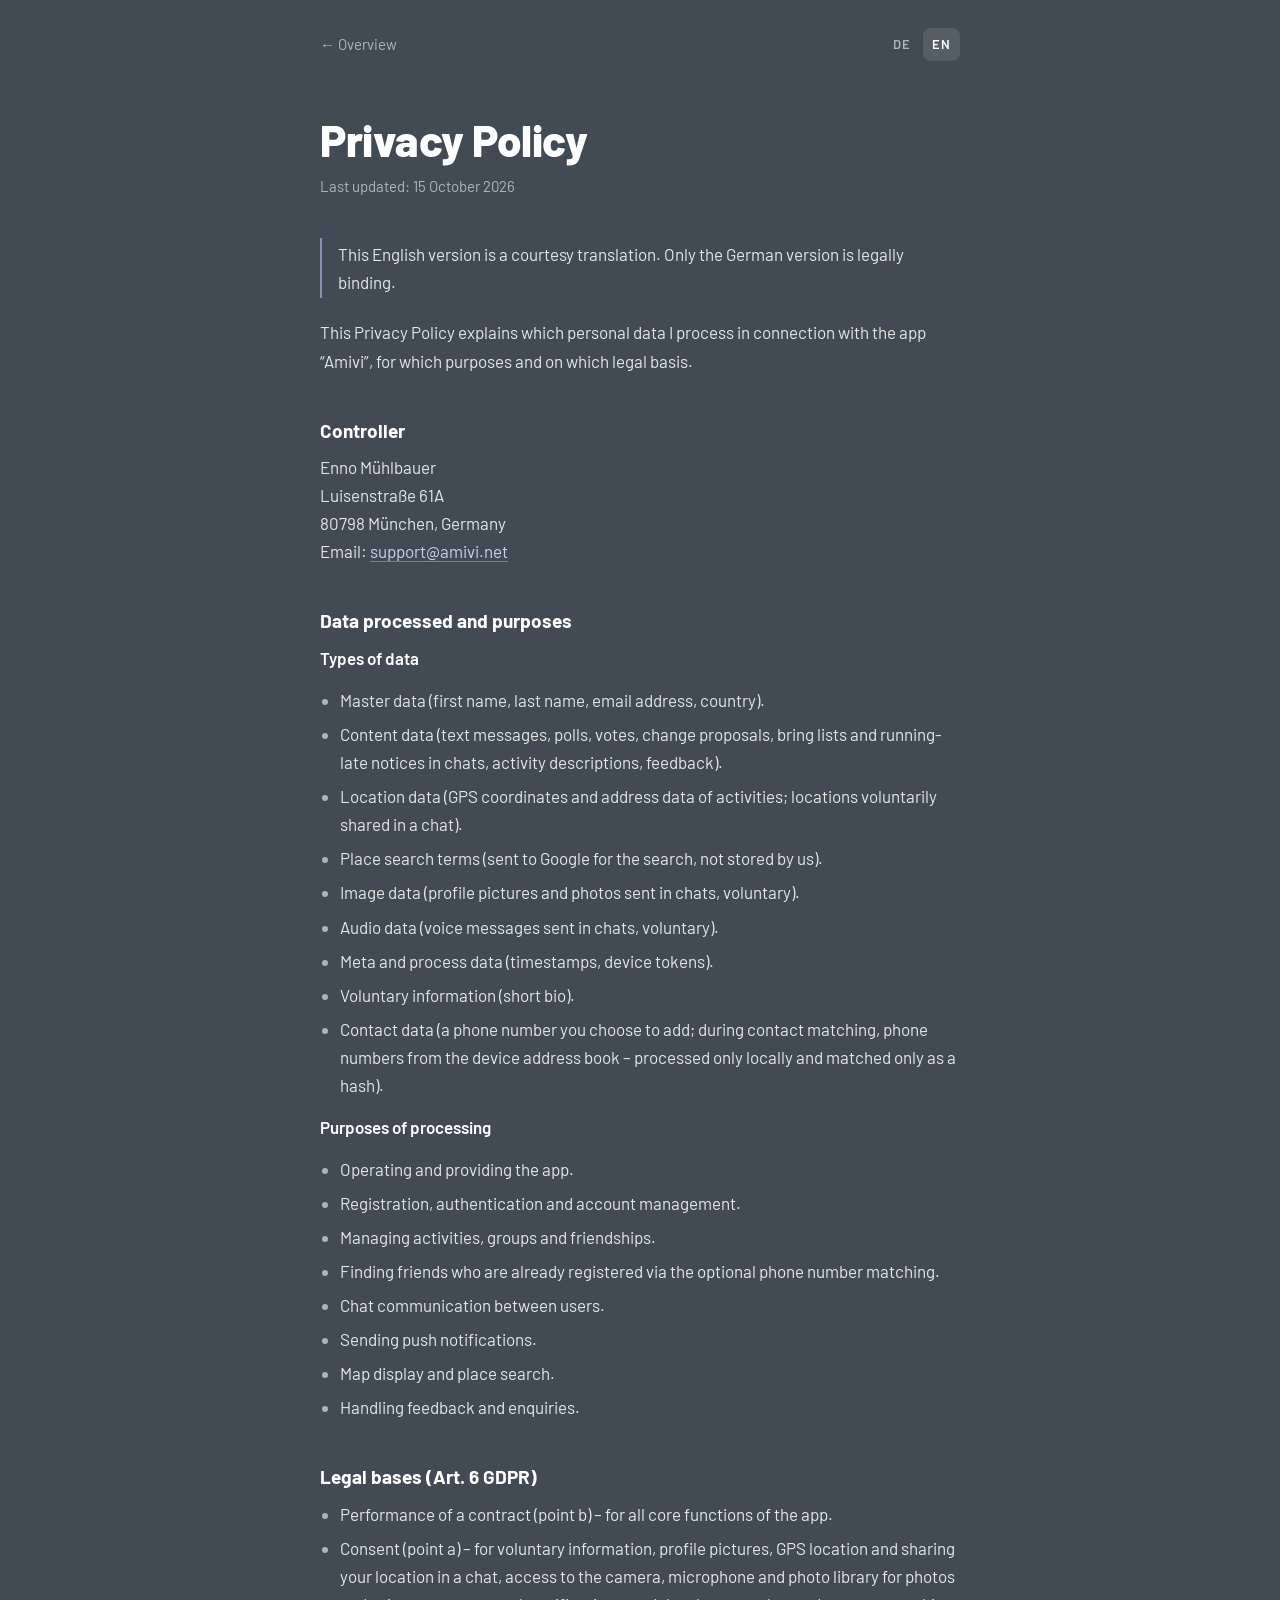
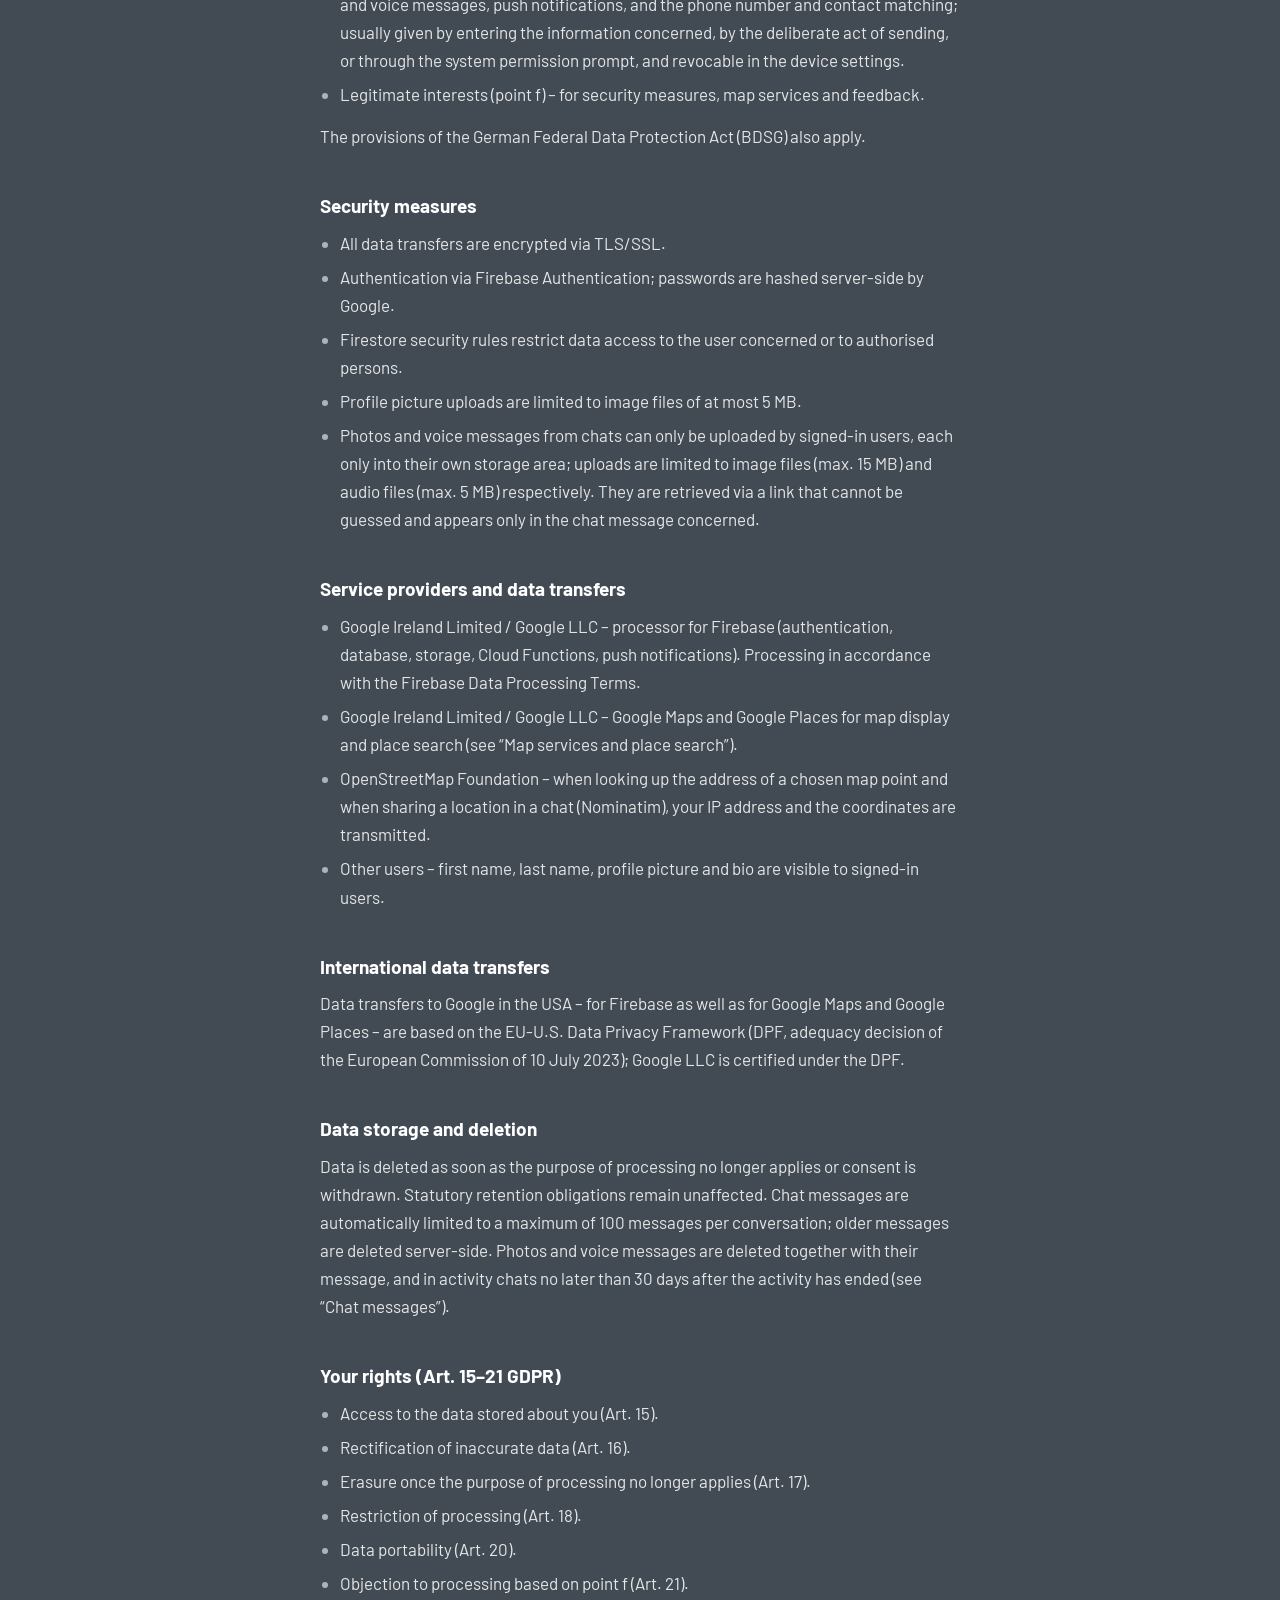
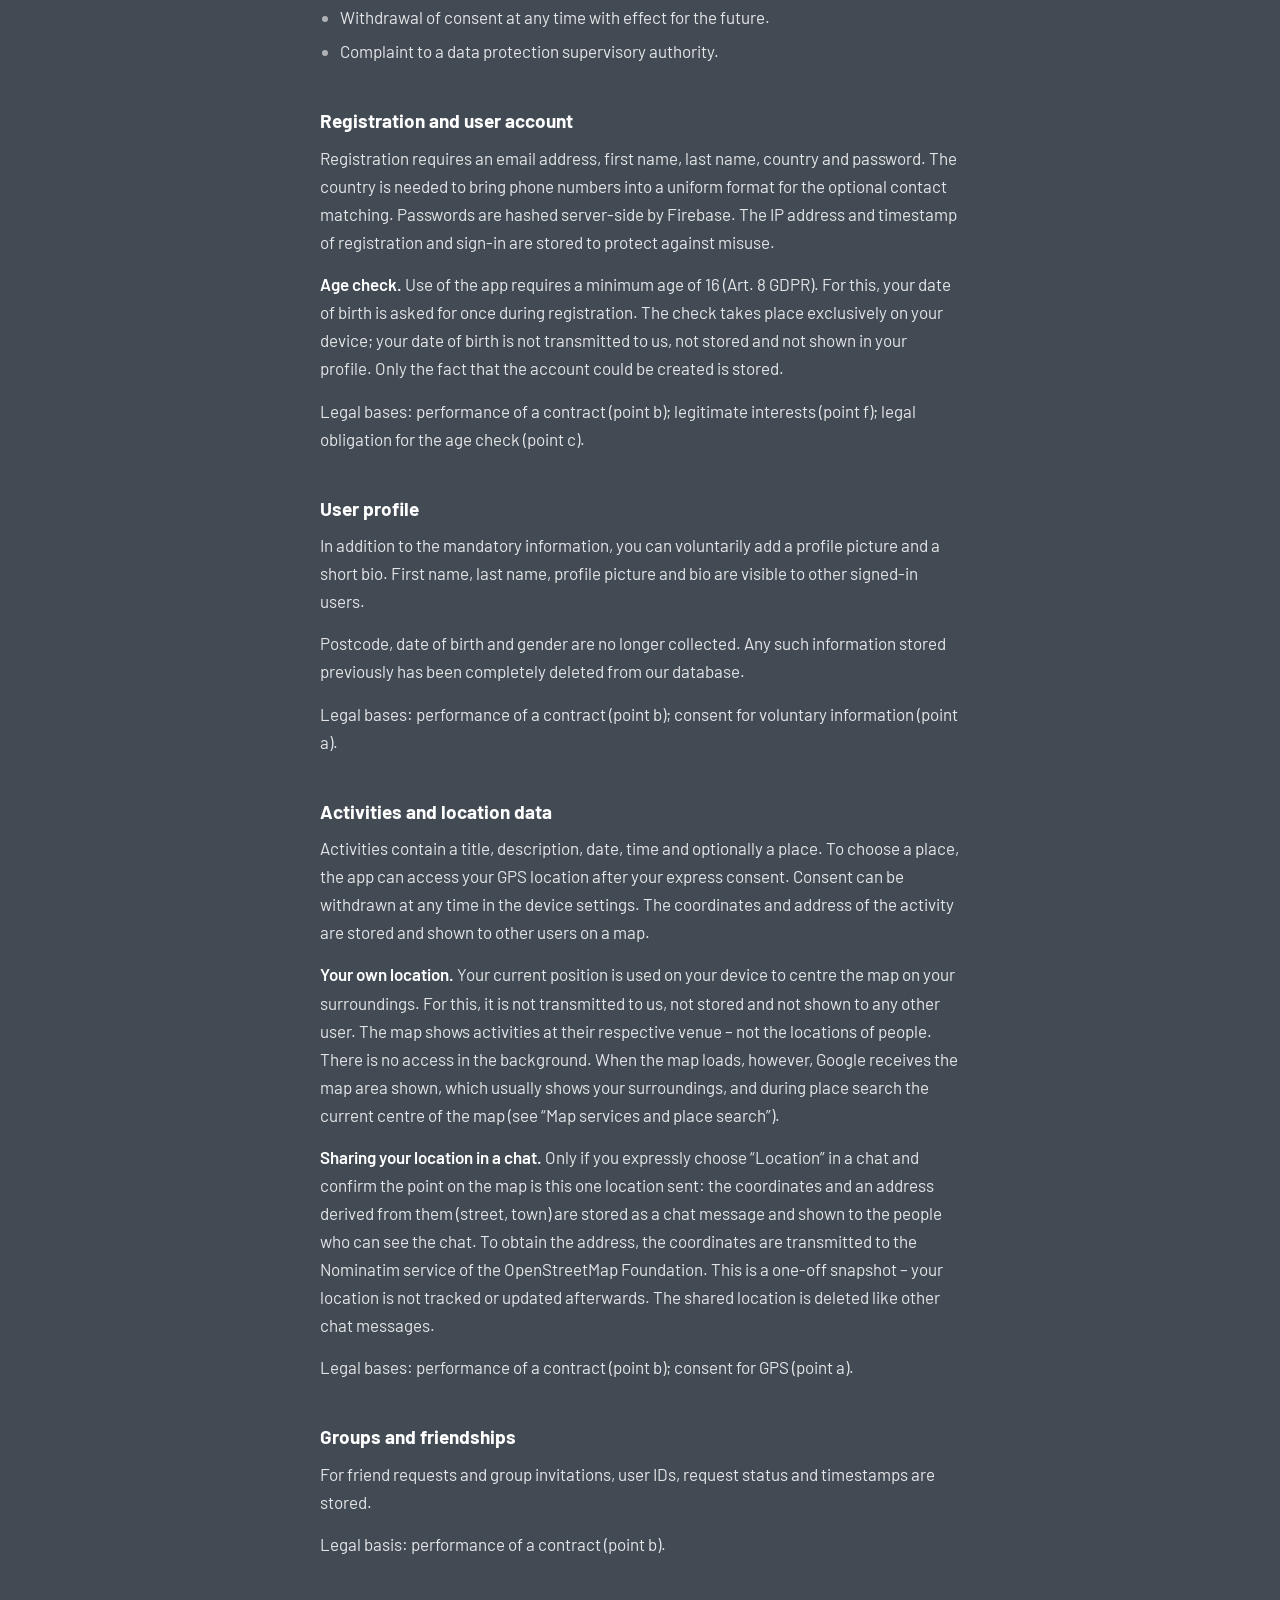
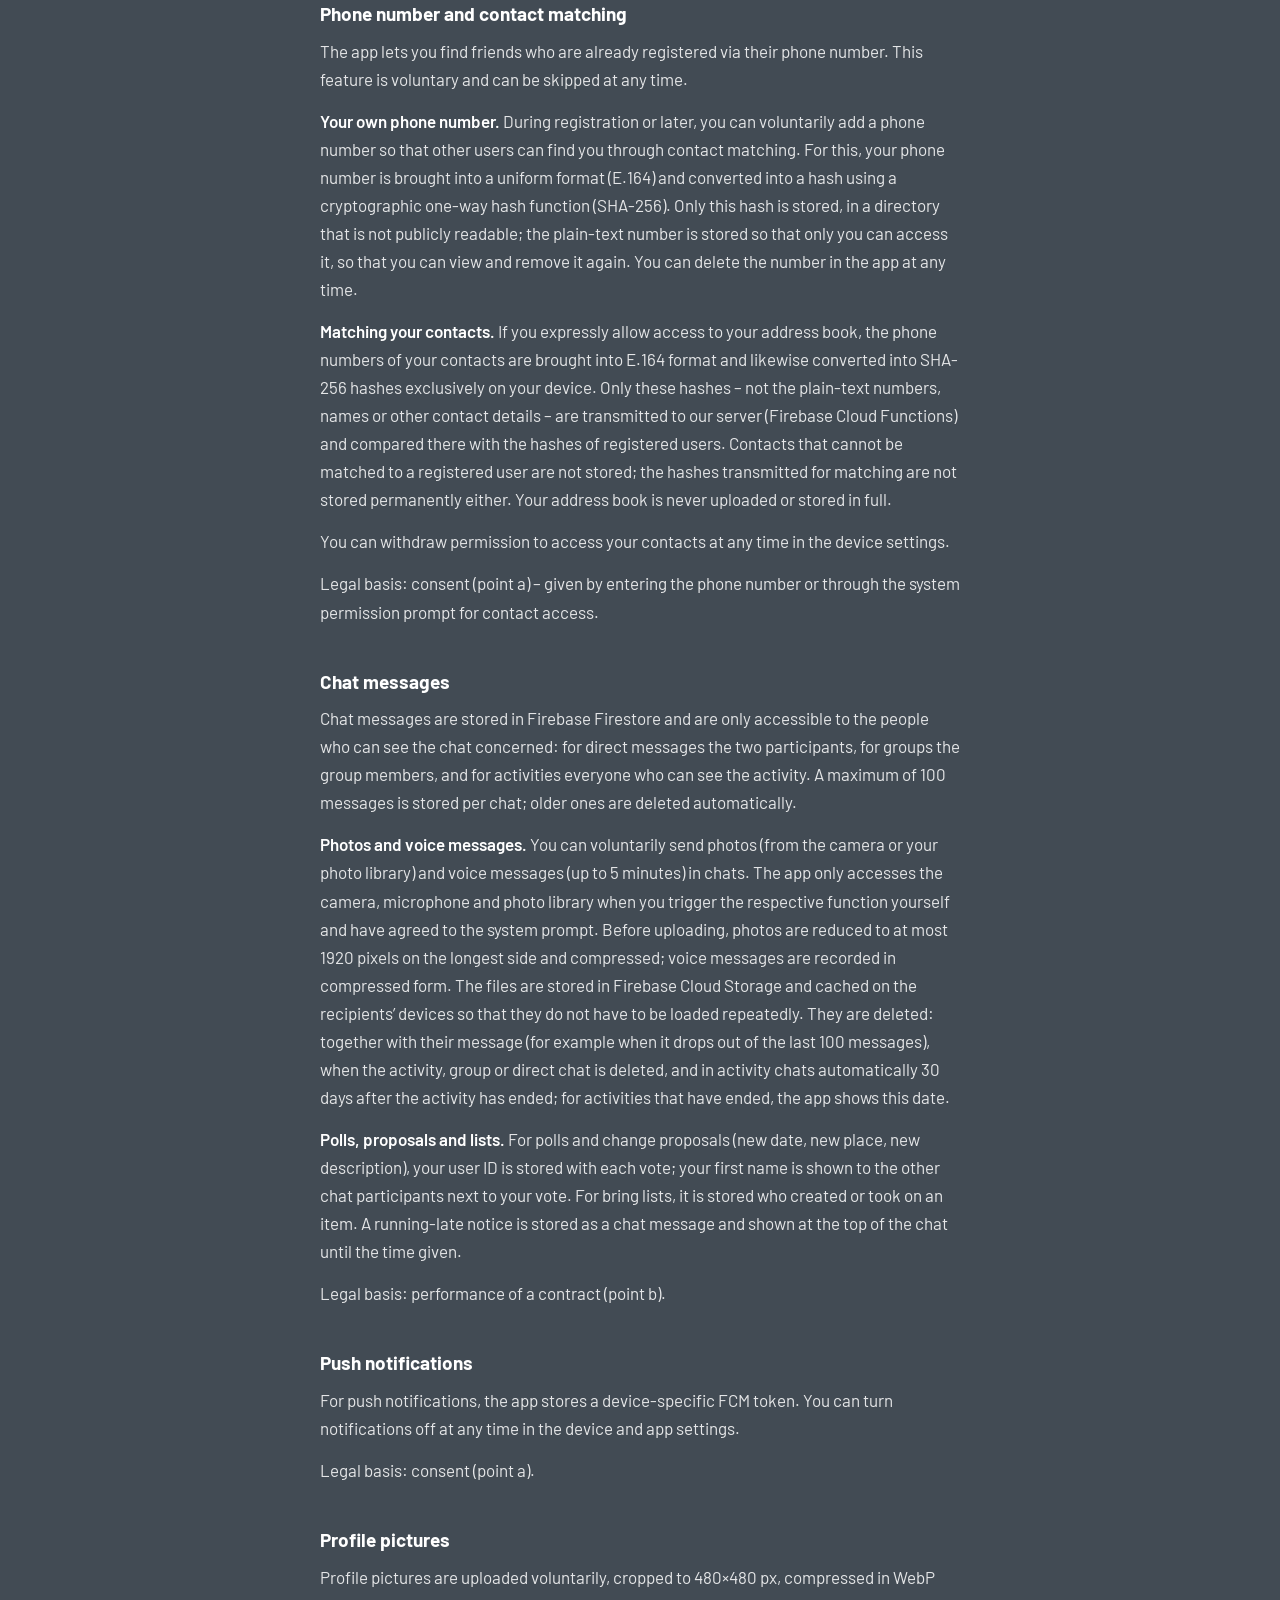
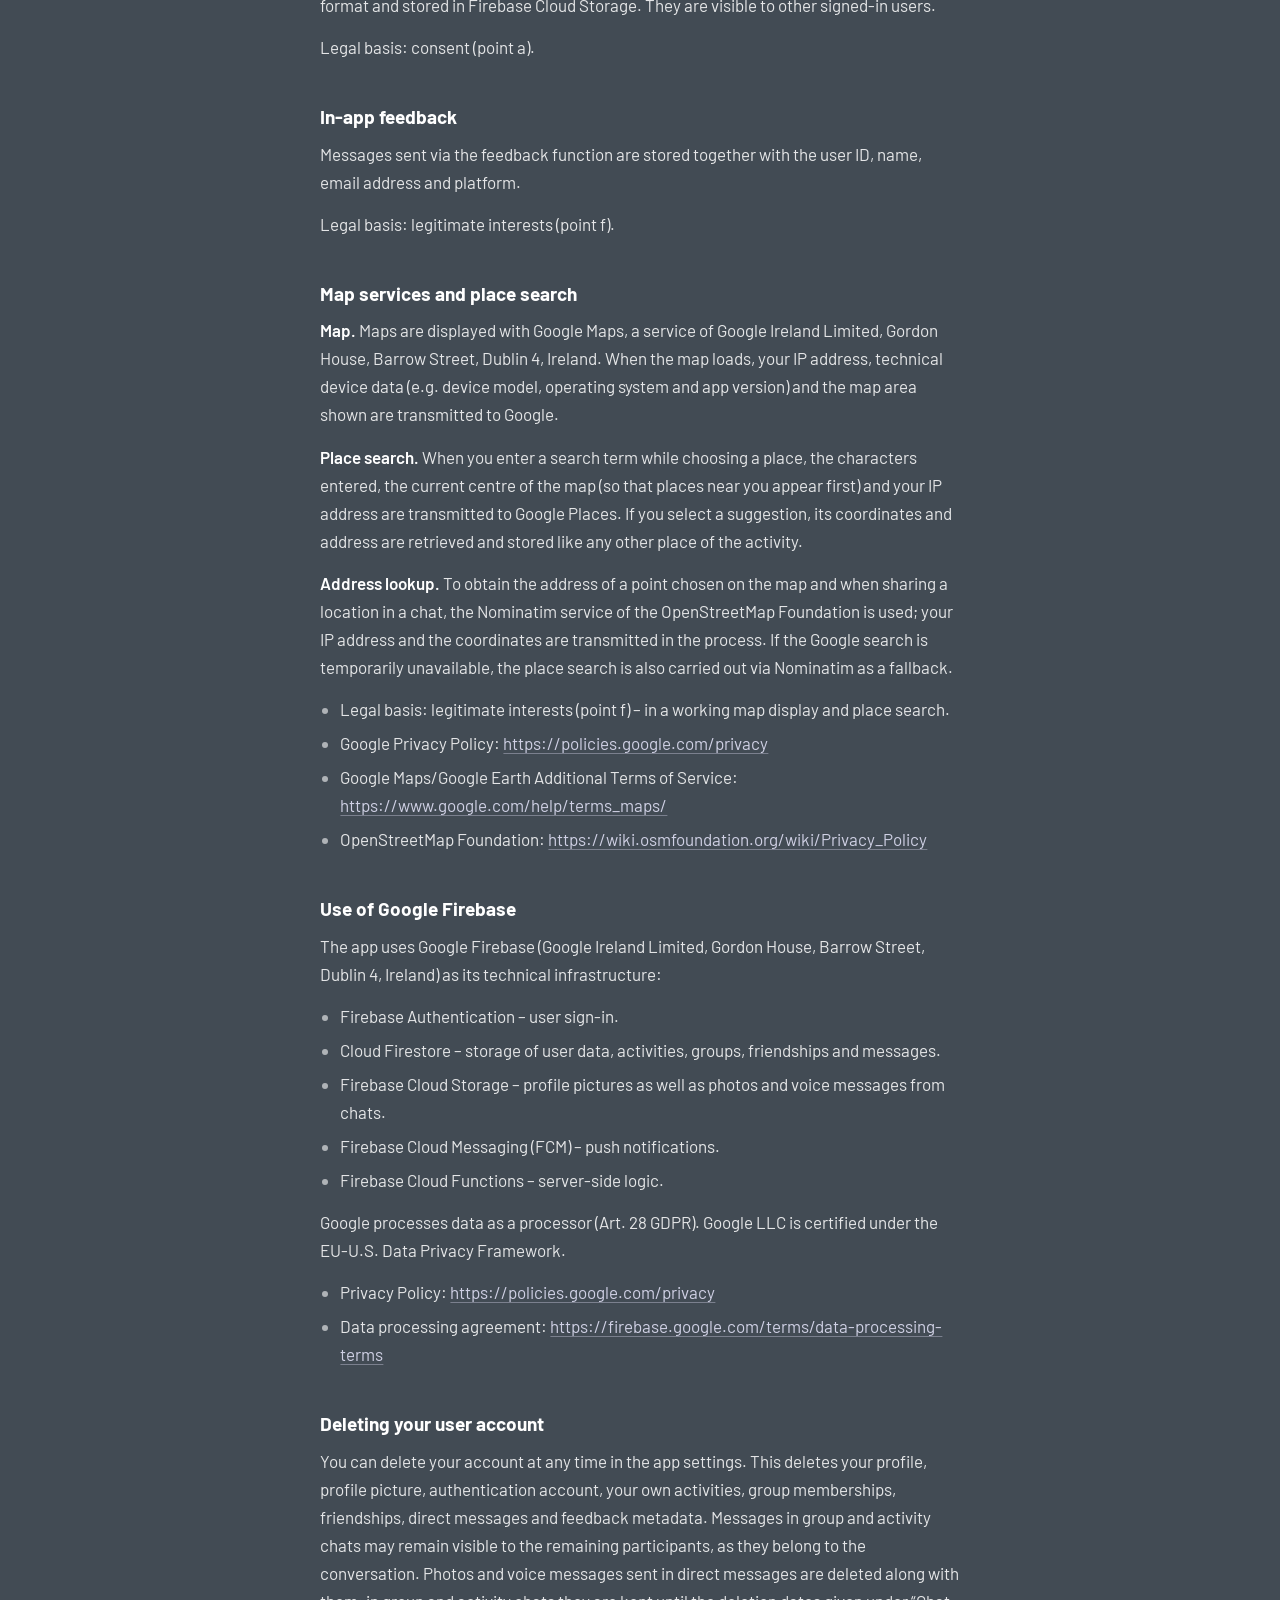
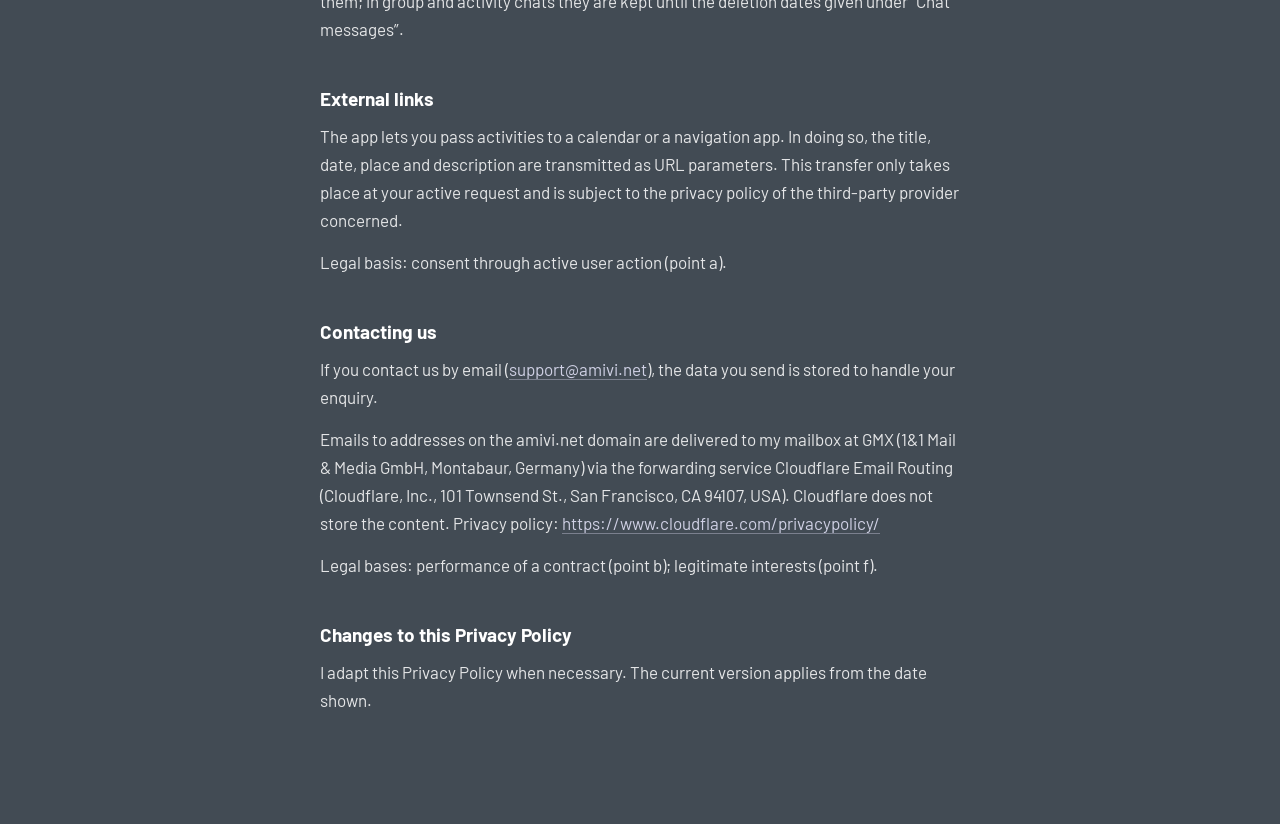
<file: legal/datenschutzerklaerung.html>
<!DOCTYPE html>
<html lang="de">
<head>
  <meta charset="UTF-8" />
  <meta name="viewport" content="width=device-width, initial-scale=1.0" />
  <title>Datenschutzerklärung – Amivi</title>
  <meta name="theme-color" content="#424B54" />
  <link rel="icon" href="../assets/img/favicon.png" />
  <link rel="preconnect" href="https://fonts.googleapis.com" />
  <link rel="preconnect" href="https://fonts.gstatic.com" crossorigin />
  <link rel="stylesheet" href="https://fonts.googleapis.com/css2?family=Barlow:wght@400;600;700;800&display=swap" />
  <link rel="stylesheet" href="legal.css" />
  <script src="legal.js"></script>
</head>
<body data-title-de="Datenschutzerklärung – Amivi" data-title-en="Privacy Policy – Amivi">
<div class="wrap">

<header class="bar">
  <a href="index.html">← <span data-l="de">Übersicht</span><span data-l="en">Overview</span></a>
  <div class="lang" role="group" aria-label="Sprache / Language">
    <button type="button" data-set-lang="de">DE</button>
    <button type="button" data-set-lang="en">EN</button>
  </div>
</header>

<main>

<article data-l="de" lang="de">
<h1>Datenschutzerklärung</h1>
<p class="meta">Stand: 15. Oktober 2026</p>
<p>Diese Datenschutzerklärung erläutert, welche personenbezogenen Daten ich im Rahmen der App „Amivi" verarbeite, zu welchen Zwecken und auf welcher Rechtsgrundlage.</p>

<h2>Verantwortlicher</h2>
<p>Enno Mühlbauer<br>Luisenstraße 61A<br>80798 München<br>E-Mail: <a href="mailto:support@amivi.net">support@amivi.net</a></p>

<h2>Verarbeitete Daten und Zwecke</h2>
<p><strong>Datenarten</strong></p>
<ul>
  <li>Bestandsdaten (Vorname, Nachname, E-Mail-Adresse, Land).</li>
  <li>Inhaltsdaten (Textnachrichten, Umfragen, Abstimmungen, Änderungsvorschläge, Mitbringlisten und Verspätungsmeldungen in Chats, Aktivitätsbeschreibungen, Feedback).</li>
  <li>Standortdaten (GPS-Koordinaten und Adressdaten von Aktivitäten; freiwillig in einem Chat geteilte Standorte).</li>
  <li>Suchbegriffe der Ortssuche (werden zur Suche an Google übermittelt, von uns nicht gespeichert).</li>
  <li>Bilddaten (Profilbilder und in Chats gesendete Fotos, freiwillig).</li>
  <li>Audiodaten (in Chats gesendete Sprachnachrichten, freiwillig).</li>
  <li>Meta- und Verfahrensdaten (Zeitstempel, Geräte-Token).</li>
  <li>Freiwillige Angaben (Kurzbiografie).</li>
  <li>Kontaktdaten (freiwillig hinterlegte Telefonnummer; beim Kontaktabgleich Telefonnummern aus dem Geräteadressbuch – ausschließlich lokal verarbeitet und nur als Hashwert abgeglichen).</li>
</ul>
<p><strong>Verarbeitungszwecke</strong></p>
<ul>
  <li>Betrieb und Bereitstellung der App.</li>
  <li>Registrierung, Authentifizierung und Kontoverwaltung.</li>
  <li>Verwaltung von Aktivitäten, Gruppen und Freundschaften.</li>
  <li>Auffinden bereits registrierter Freunde über den optionalen Telefonnummer-Abgleich.</li>
  <li>Chat-Kommunikation zwischen Nutzern.</li>
  <li>Versand von Push-Benachrichtigungen.</li>
  <li>Kartenanzeige und Ortssuche.</li>
  <li>Feedback und Kontaktbearbeitung.</li>
</ul>

<h2>Rechtsgrundlagen (Art. 6 DSGVO)</h2>
<ul>
  <li>Vertragserfüllung (lit. b) – für alle Kernfunktionen der App.</li>
  <li>Einwilligung (lit. a) – für freiwillige Angaben, Profilbilder, GPS-Standort und das Teilen des Standorts im Chat, den Zugriff auf Kamera, Mikrofon und Fotomediathek für Fotos und Sprachnachrichten, Push-Benachrichtigungen sowie die Telefonnummer und den Kontaktabgleich; in der Regel über die Eingabe der jeweiligen Angabe, die bewusste Sende-Aktion bzw. die Systemberechtigungsabfrage, widerrufbar in den Geräteeinstellungen.</li>
  <li>Berechtigte Interessen (lit. f) – für Sicherheitsmaßnahmen, Kartendienste und Feedback.</li>
</ul>
<p>Ergänzend gelten die Regelungen des BDSG.</p>

<h2>Sicherheitsmaßnahmen</h2>
<ul>
  <li>Verschlüsselung aller Datenübertragungen via TLS/SSL.</li>
  <li>Authentifizierung über Firebase Authentication; Passwörter werden von Google serverseitig gehasht.</li>
  <li>Firestore-Sicherheitsregeln beschränken den Datenzugriff auf den jeweiligen Nutzer bzw. berechtigte Personen.</li>
  <li>Profilbild-Uploads sind auf Bilddateien und maximal 5 MB begrenzt.</li>
  <li>Fotos und Sprachnachrichten aus Chats können nur angemeldete Nutzer hochladen, jeweils nur in einen eigenen Speicherbereich; Uploads sind auf Bild- (max. 15 MB) bzw. Audiodateien (max. 5 MB) begrenzt. Abgerufen werden sie über einen nicht erratbaren Link, der nur in der jeweiligen Chat-Nachricht steht.</li>
</ul>

<h2>Dienstleister und Datenübermittlung</h2>
<ul>
  <li>Google Ireland Limited / Google LLC – Auftragsverarbeiter für Firebase (Authentifizierung, Datenbank, Speicher, Cloud Functions, Push-Benachrichtigungen). Verarbeitung gemäß Firebase Data Processing Terms.</li>
  <li>Google Ireland Limited / Google LLC – Google Maps und Google Places für Kartendarstellung und Ortssuche (siehe „Kartendienste und Ortssuche“).</li>
  <li>OpenStreetMap Foundation – bei der Adressermittlung zu einem gewählten Kartenpunkt und beim Teilen eines Standorts im Chat (Nominatim) werden Ihre IP-Adresse und die Koordinaten übertragen.</li>
  <li>Andere Nutzer – Vorname, Nachname, Profilbild und Bio sind für eingeloggte Nutzer sichtbar.</li>
</ul>

<h2>Internationale Datentransfers</h2>
<p>Datenübermittlungen an Google in die USA – für Firebase sowie für Google Maps und Google Places – erfolgen auf Grundlage des EU-U.S. Data Privacy Framework (DPF, Angemessenheitsbeschluss der EU-Kommission vom 10.07.2023); Google LLC ist unter dem DPF zertifiziert.</p>

<h2>Datenspeicherung und Löschung</h2>
<p>Daten werden gelöscht, sobald der Verarbeitungszweck entfällt oder eine Einwilligung widerrufen wird. Gesetzliche Aufbewahrungspflichten bleiben unberührt. Chat-Nachrichten werden automatisch auf maximal 100 Nachrichten pro Konversation begrenzt; ältere Nachrichten werden serverseitig gelöscht. Fotos und Sprachnachrichten werden zusammen mit ihrer Nachricht gelöscht, außerdem in Aktivitäten-Chats spätestens 30 Tage nach Ende der Aktivität (siehe „Chat-Nachrichten“).</p>

<h2>Ihre Rechte (Art. 15–21 DSGVO)</h2>
<ul>
  <li>Auskunft über gespeicherte Daten (Art. 15).</li>
  <li>Berichtigung unrichtiger Daten (Art. 16).</li>
  <li>Löschung bei Wegfall des Verarbeitungszwecks (Art. 17).</li>
  <li>Einschränkung der Verarbeitung (Art. 18).</li>
  <li>Datenübertragbarkeit (Art. 20).</li>
  <li>Widerspruch gegen auf lit. f gestützte Verarbeitungen (Art. 21).</li>
  <li>Widerruf einer Einwilligung jederzeit mit Wirkung für die Zukunft.</li>
  <li>Beschwerde bei einer Datenschutzaufsichtsbehörde.</li>
</ul>

<h2>Registrierung und Nutzerkonto</h2>
<p>Die Registrierung erfordert E-Mail-Adresse, Vorname, Nachname, Land und Passwort. Das Land wird benötigt, um Telefonnummern für den optionalen Kontaktabgleich in ein einheitliches Format zu bringen. Passwörter werden von Firebase serverseitig gehasht. IP-Adresse und Zeitstempel der Registrierung und Anmeldung werden zum Schutz vor Missbrauch gespeichert.</p>
<p><strong>Altersprüfung.</strong> Die Nutzung setzt ein Mindestalter von 16 Jahren voraus (Art. 8 DSGVO). Bei der Registrierung wird dazu einmalig das Geburtsdatum abgefragt. Die Prüfung erfolgt ausschließlich lokal auf Ihrem Gerät; das Geburtsdatum wird nicht an uns übermittelt, nicht gespeichert und nicht im Profil angezeigt. Gespeichert wird lediglich die Tatsache, dass das Konto angelegt werden konnte.</p>
<p>Rechtsgrundlagen: Vertragserfüllung (lit. b); Berechtigte Interessen (lit. f); rechtliche Verpflichtung für die Altersprüfung (lit. c).</p>

<h2>Nutzerprofil</h2>
<p>Neben den Pflichtangaben können freiwillig ein Profilbild und eine Kurzbiografie hinterlegt werden. Vorname, Nachname, Profilbild und Bio sind für andere eingeloggte Nutzer sichtbar.</p>
<p>Postleitzahl, Geburtsdatum und Geschlecht werden nicht mehr erhoben. Zuvor gespeicherte Angaben dieser Art wurden vollständig aus unserer Datenbank gelöscht.</p>
<p>Rechtsgrundlagen: Vertragserfüllung (lit. b); Einwilligung für freiwillige Angaben (lit. a).</p>

<h2>Aktivitäten und Standortdaten</h2>
<p>Aktivitäten enthalten Titel, Beschreibung, Datum, Uhrzeit und optional einen Ort. Für die Ortsauswahl kann nach ausdrücklicher Zustimmung auf den GPS-Standort zugegriffen werden. Eine erteilte Einwilligung kann jederzeit in den Geräteeinstellungen widerrufen werden. Koordinaten und Adresse der Aktivität werden gespeichert und anderen Nutzern auf einer Karte angezeigt.</p>
<p><strong>Ihr eigener Standort.</strong> Ihre aktuelle Position wird auf Ihrem Gerät verwendet, um den Kartenausschnitt auf Ihre Umgebung auszurichten. Dafür wird sie nicht an uns übermittelt, nicht gespeichert und keinem anderen Nutzer angezeigt. Die Karte zeigt Aktivitäten an deren jeweiligem Veranstaltungsort – keine Standorte von Personen. Ein Zugriff im Hintergrund findet nicht statt. Beim Laden der Karte erhält Google allerdings den angezeigten Kartenausschnitt, der in der Regel Ihre Umgebung zeigt, und bei der Ortssuche den aktuellen Kartenmittelpunkt (siehe „Kartendienste und Ortssuche“).</p>
<p><strong>Standort im Chat teilen.</strong> Nur wenn Sie im Chat ausdrücklich „Location“ wählen und den Punkt auf der Karte bestätigen, wird dieser eine Standort gesendet: Koordinaten und eine daraus ermittelte Adresse (Straße, Ort) werden als Chat-Nachricht gespeichert und den Personen angezeigt, die den Chat sehen können. Für die Adresse werden die Koordinaten an den Nominatim-Dienst der OpenStreetMap Foundation übermittelt. Es handelt sich um eine einmalige Momentaufnahme – Ihr Standort wird danach nicht weiter verfolgt oder aktualisiert. Der geteilte Standort wird wie andere Chat-Nachrichten gelöscht.</p>
<p>Rechtsgrundlagen: Vertragserfüllung (lit. b); Einwilligung für GPS (lit. a).</p>

<h2>Gruppen und Freundschaften</h2>
<p>Für Freundschaftsanfragen und Gruppeneinladungen werden Benutzer-IDs, Anfragestatus und Zeitstempel gespeichert.</p>
<p>Rechtsgrundlage: Vertragserfüllung (lit. b).</p>

<h2>Telefonnummer und Kontaktabgleich</h2>
<p>Die App bietet die Möglichkeit, bereits registrierte Freunde über die Telefonnummer zu finden. Diese Funktion ist freiwillig und kann jederzeit übersprungen werden.</p>
<p><strong>Eigene Telefonnummer.</strong> Sie können bei der Registrierung oder später freiwillig eine Telefonnummer hinterlegen, damit andere Nutzer Sie über den Kontaktabgleich finden können. Ihre Telefonnummer wird dazu in ein einheitliches Format (E.164) gebracht und mit einem kryptografischen Einweg-Hashverfahren (SHA-256) in einen Hashwert umgerechnet. Es wird ausschließlich dieser Hashwert in einem nicht öffentlich lesbaren Verzeichnis gespeichert; die Klartext-Nummer wird nur für Sie selbst zugänglich abgelegt, damit Sie sie einsehen und wieder entfernen können. Die Nummer kann jederzeit in der App wieder gelöscht werden.</p>
<p><strong>Abgleich Ihrer Kontakte.</strong> Wenn Sie dem Zugriff auf Ihr Adressbuch ausdrücklich zustimmen, werden die Telefonnummern Ihrer Kontakte ausschließlich lokal auf Ihrem Gerät in das E.164-Format gebracht und ebenfalls als SHA-256-Hashwerte umgerechnet. Nur diese Hashwerte – nicht die Klartext-Nummern, Namen oder sonstigen Kontaktdaten – werden an unseren Server (Firebase Cloud Functions) übermittelt und dort mit den Hashwerten registrierter Nutzer verglichen. Kontakte, die keinem registrierten Nutzer zugeordnet werden können, werden nicht gespeichert; auch die zum Abgleich übermittelten Hashwerte werden nicht dauerhaft gespeichert. Ihr Adressbuch wird zu keinem Zeitpunkt vollständig hochgeladen oder gespeichert.</p>
<p>Die Berechtigung zum Zugriff auf Ihre Kontakte können Sie jederzeit in den Geräteeinstellungen widerrufen.</p>
<p>Rechtsgrundlage: Einwilligung (lit. a) – erteilt über die Eingabe der Telefonnummer bzw. die Systemberechtigungsabfrage für den Kontaktzugriff.</p>

<h2>Chat-Nachrichten</h2>
<p>Chat-Nachrichten werden in Firebase Firestore gespeichert und sind nur den Personen zugänglich, die den jeweiligen Chat sehen können: bei Direktnachrichten den beiden Beteiligten, bei Gruppen den Gruppenmitgliedern, bei Aktivitäten allen, die die Aktivität sehen können. Pro Chat werden maximal 100 Nachrichten gespeichert; ältere werden automatisch gelöscht.</p>
<p><strong>Fotos und Sprachnachrichten.</strong> Sie können in Chats freiwillig Fotos (aus der Kamera oder Ihrer Fotomediathek) und Sprachnachrichten (höchstens 5 Minuten) senden. Auf Kamera, Mikrofon und Fotomediathek greift die App nur zu, wenn Sie die jeweilige Funktion selbst auslösen und der Systemabfrage zugestimmt haben. Fotos werden vor dem Hochladen auf höchstens 1920 Pixel Kantenlänge verkleinert und komprimiert, Sprachnachrichten werden komprimiert aufgezeichnet. Die Dateien werden in Firebase Cloud Storage gespeichert und auf den Geräten der Empfänger zwischengespeichert, damit sie nicht mehrfach geladen werden müssen. Gelöscht werden sie: zusammen mit ihrer Nachricht (z. B. wenn sie aus den letzten 100 Nachrichten herausfällt), mit dem Löschen der Aktivität, Gruppe bzw. des Direktchats sowie in Aktivitäten-Chats automatisch 30 Tage nach Ende der Aktivität; die App weist bei beendeten Aktivitäten auf diesen Zeitpunkt hin.</p>
<p><strong>Umfragen, Vorschläge und Listen.</strong> Bei Umfragen und Änderungsvorschlägen (neues Datum, neuer Ort, neue Beschreibung) wird zu jeder Stimme Ihre Benutzer-ID gespeichert; Ihr Vorname wird den anderen Chat-Teilnehmern bei Ihrer Stimme angezeigt. Bei Mitbringlisten wird gespeichert, wer einen Eintrag angelegt oder übernommen hat. Eine Verspätungsmeldung wird als Chat-Nachricht gespeichert und bis zum angegebenen Zeitpunkt oben im Chat angezeigt.</p>
<p>Rechtsgrundlage: Vertragserfüllung (lit. b).</p>

<h2>Push-Benachrichtigungen</h2>
<p>Für Push-Benachrichtigungen speichert die App ein gerätespezifisches FCM-Token. Sie können Benachrichtigungen jederzeit in den Geräte- und App-Einstellungen deaktivieren.</p>
<p>Rechtsgrundlage: Einwilligung (lit. a).</p>

<h2>Profilbilder</h2>
<p>Profilbilder werden freiwillig hochgeladen, auf 480×480 px zugeschnitten, im WebP-Format komprimiert und in Firebase Cloud Storage gespeichert. Sie sind für andere eingeloggte Nutzer sichtbar.</p>
<p>Rechtsgrundlage: Einwilligung (lit. a).</p>

<h2>In-App-Feedback</h2>
<p>Über die Feedback-Funktion übermittelte Nachrichten werden zusammen mit Benutzer-ID, Name, E-Mail-Adresse und Plattform gespeichert.</p>
<p>Rechtsgrundlage: Berechtigte Interessen (lit. f).</p>

<h2>Kartendienste und Ortssuche</h2>
<p><strong>Karte.</strong> Karten werden mit Google Maps dargestellt, einem Dienst von Google Ireland Limited, Gordon House, Barrow Street, Dublin 4, Irland. Beim Laden der Karte werden Ihre IP-Adresse, technische Gerätedaten (z. B. Gerätemodell, Betriebssystem- und App-Version) und der angezeigte Kartenausschnitt an Google übertragen.</p>
<p><strong>Ortssuche.</strong> Wenn Sie bei der Ortsauswahl einen Suchbegriff eingeben, werden die eingegebenen Zeichen, der aktuelle Kartenmittelpunkt (damit Orte in Ihrer Nähe zuerst erscheinen) und Ihre IP-Adresse an Google Places übermittelt. Wählen Sie einen Vorschlag aus, werden dessen Koordinaten und Adresse abgerufen und wie jeder andere Ort der Aktivität gespeichert.</p>
<p><strong>Adressermittlung.</strong> Für die Adresse zu einem auf der Karte gewählten Punkt und beim Teilen eines Standorts im Chat wird der Nominatim-Dienst der OpenStreetMap Foundation verwendet; dabei werden Ihre IP-Adresse und die Koordinaten übertragen. Ist die Google-Suche vorübergehend nicht verfügbar, wird die Ortssuche ersatzweise ebenfalls über Nominatim ausgeführt.</p>
<ul>
  <li>Rechtsgrundlage: Berechtigte Interessen (lit. f) – an einer funktionierenden Kartendarstellung und Ortssuche.</li>
  <li>Datenschutzerklärung von Google: <a href="https://policies.google.com/privacy?hl=de">https://policies.google.com/privacy</a></li>
  <li>Zusätzliche Nutzungsbedingungen für Google Maps/Google Earth: <a href="https://www.google.com/intl/de/help/terms_maps/">https://www.google.com/help/terms_maps/</a></li>
  <li>OpenStreetMap Foundation: <a href="https://wiki.osmfoundation.org/wiki/Privacy_Policy">https://wiki.osmfoundation.org/wiki/Privacy_Policy</a></li>
</ul>

<h2>Einsatz von Google Firebase</h2>
<p>Die App nutzt Google Firebase (Google Ireland Limited, Gordon House, Barrow Street, Dublin 4, Irland) als technische Infrastruktur:</p>
<ul>
  <li>Firebase Authentication – Nutzeranmeldung.</li>
  <li>Cloud Firestore – Speicherung von Nutzerdaten, Aktivitäten, Gruppen, Freundschaften und Nachrichten.</li>
  <li>Firebase Cloud Storage – Profilbilder sowie Fotos und Sprachnachrichten aus Chats.</li>
  <li>Firebase Cloud Messaging (FCM) – Push-Benachrichtigungen.</li>
  <li>Firebase Cloud Functions – serverseitige Logik.</li>
</ul>
<p>Google verarbeitet Daten als Auftragsverarbeiter (Art. 28 DSGVO). Google LLC ist unter dem EU-U.S. Data Privacy Framework zertifiziert.</p>
<ul>
  <li>Datenschutzerklärung: <a href="https://policies.google.com/privacy">https://policies.google.com/privacy</a></li>
  <li>Auftragsverarbeitungsvertrag: <a href="https://firebase.google.com/terms/data-processing-terms">https://firebase.google.com/terms/data-processing-terms</a></li>
</ul>

<h2>Löschung des Nutzerkontos</h2>
<p>Das Konto kann jederzeit in den App-Einstellungen gelöscht werden. Dabei werden Profil, Profilbild, Auth-Konto, eigene Aktivitäten, Gruppenmitgliedschaften, Freundschaften, Direktnachrichten und Feedback-Metadaten gelöscht. Nachrichten in Gruppen- und Aktivitäten-Chats können für verbleibende Teilnehmer sichtbar bleiben, da sie der Konversation zugeordnet sind. Mit den Direktnachrichten werden auch die darin gesendeten Fotos und Sprachnachrichten gelöscht; in Gruppen- und Aktivitäten-Chats bleiben sie bis zu den unter „Chat-Nachrichten“ genannten Löschzeitpunkten erhalten.</p>

<h2>Externe Verlinkungen</h2>
<p>Die App ermöglicht es, Aktivitäten an Kalender oder eine Navigations-App zu übergeben. Dabei werden Titel, Datum, Ort und Beschreibung als URL-Parameter übermittelt. Die Datenübermittlung erfolgt nur auf Ihre aktive Veranlassung und unterliegt den Datenschutzbestimmungen des jeweiligen Drittanbieters.</p>
<p>Rechtsgrundlage: Einwilligung durch aktive Nutzerhandlung (lit. a).</p>

<h2>Kontaktaufnahme</h2>
<p>Bei Kontaktaufnahme per E-Mail (<a href="mailto:support@amivi.net">support@amivi.net</a>) werden die übermittelten Daten zur Bearbeitung der Anfrage gespeichert.</p>
<p>E-Mails an Adressen der Domain amivi.net werden über den Weiterleitungsdienst Cloudflare Email Routing (Cloudflare, Inc., 101 Townsend St., San Francisco, CA 94107, USA) an mein Postfach bei GMX (1&amp;1 Mail &amp; Media GmbH, Montabaur) zugestellt. Cloudflare speichert die Inhalte dabei nicht. Datenschutzerklärung: <a href="https://www.cloudflare.com/privacypolicy/">https://www.cloudflare.com/privacypolicy/</a></p>
<p>Rechtsgrundlagen: Vertragserfüllung (lit. b); Berechtigte Interessen (lit. f).</p>

<h2>Änderung dieser Datenschutzerklärung</h2>
<p>Ich passe diese Datenschutzerklärung bei Bedarf an. Die jeweils aktuelle Fassung gilt ab dem angegebenen Stand-Datum.</p>
</article>

<article data-l="en" lang="en">
<h1>Privacy Policy</h1>
<p class="meta">Last updated: 15 October 2026</p>
<div class="note"><p>This English version is a courtesy translation. Only the German
version is legally binding.</p></div>
<p>This Privacy Policy explains which personal data I process in connection with the app “Amivi”, for which purposes and on which legal basis.</p>

<h2>Controller</h2>
<p>Enno Mühlbauer<br>Luisenstraße 61A<br>80798 München, Germany<br>Email: <a href="mailto:support@amivi.net">support@amivi.net</a></p>

<h2>Data processed and purposes</h2>
<p><strong>Types of data</strong></p>
<ul>
  <li>Master data (first name, last name, email address, country).</li>
  <li>Content data (text messages, polls, votes, change proposals, bring lists and running-late notices in chats, activity descriptions, feedback).</li>
  <li>Location data (GPS coordinates and address data of activities; locations voluntarily shared in a chat).</li>
  <li>Place search terms (sent to Google for the search, not stored by us).</li>
  <li>Image data (profile pictures and photos sent in chats, voluntary).</li>
  <li>Audio data (voice messages sent in chats, voluntary).</li>
  <li>Meta and process data (timestamps, device tokens).</li>
  <li>Voluntary information (short bio).</li>
  <li>Contact data (a phone number you choose to add; during contact matching, phone numbers from the device address book – processed only locally and matched only as a hash).</li>
</ul>
<p><strong>Purposes of processing</strong></p>
<ul>
  <li>Operating and providing the app.</li>
  <li>Registration, authentication and account management.</li>
  <li>Managing activities, groups and friendships.</li>
  <li>Finding friends who are already registered via the optional phone number matching.</li>
  <li>Chat communication between users.</li>
  <li>Sending push notifications.</li>
  <li>Map display and place search.</li>
  <li>Handling feedback and enquiries.</li>
</ul>

<h2>Legal bases (Art. 6 GDPR)</h2>
<ul>
  <li>Performance of a contract (point b) – for all core functions of the app.</li>
  <li>Consent (point a) – for voluntary information, profile pictures, GPS location and sharing your location in a chat, access to the camera, microphone and photo library for photos and voice messages, push notifications, and the phone number and contact matching; usually given by entering the information concerned, by the deliberate act of sending, or through the system permission prompt, and revocable in the device settings.</li>
  <li>Legitimate interests (point f) – for security measures, map services and feedback.</li>
</ul>
<p>The provisions of the German Federal Data Protection Act (BDSG) also apply.</p>

<h2>Security measures</h2>
<ul>
  <li>All data transfers are encrypted via TLS/SSL.</li>
  <li>Authentication via Firebase Authentication; passwords are hashed server-side by Google.</li>
  <li>Firestore security rules restrict data access to the user concerned or to authorised persons.</li>
  <li>Profile picture uploads are limited to image files of at most 5 MB.</li>
  <li>Photos and voice messages from chats can only be uploaded by signed-in users, each only into their own storage area; uploads are limited to image files (max. 15 MB) and audio files (max. 5 MB) respectively. They are retrieved via a link that cannot be guessed and appears only in the chat message concerned.</li>
</ul>

<h2>Service providers and data transfers</h2>
<ul>
  <li>Google Ireland Limited / Google LLC – processor for Firebase (authentication, database, storage, Cloud Functions, push notifications). Processing in accordance with the Firebase Data Processing Terms.</li>
  <li>Google Ireland Limited / Google LLC – Google Maps and Google Places for map display and place search (see “Map services and place search”).</li>
  <li>OpenStreetMap Foundation – when looking up the address of a chosen map point and when sharing a location in a chat (Nominatim), your IP address and the coordinates are transmitted.</li>
  <li>Other users – first name, last name, profile picture and bio are visible to signed-in users.</li>
</ul>

<h2>International data transfers</h2>
<p>Data transfers to Google in the USA – for Firebase as well as for Google Maps and Google Places – are based on the EU-U.S. Data Privacy Framework (DPF, adequacy decision of the European Commission of 10 July 2023); Google LLC is certified under the DPF.</p>

<h2>Data storage and deletion</h2>
<p>Data is deleted as soon as the purpose of processing no longer applies or consent is withdrawn. Statutory retention obligations remain unaffected. Chat messages are automatically limited to a maximum of 100 messages per conversation; older messages are deleted server-side. Photos and voice messages are deleted together with their message, and in activity chats no later than 30 days after the activity has ended (see “Chat messages”).</p>

<h2>Your rights (Art. 15–21 GDPR)</h2>
<ul>
  <li>Access to the data stored about you (Art. 15).</li>
  <li>Rectification of inaccurate data (Art. 16).</li>
  <li>Erasure once the purpose of processing no longer applies (Art. 17).</li>
  <li>Restriction of processing (Art. 18).</li>
  <li>Data portability (Art. 20).</li>
  <li>Objection to processing based on point f (Art. 21).</li>
  <li>Withdrawal of consent at any time with effect for the future.</li>
  <li>Complaint to a data protection supervisory authority.</li>
</ul>

<h2>Registration and user account</h2>
<p>Registration requires an email address, first name, last name, country and password. The country is needed to bring phone numbers into a uniform format for the optional contact matching. Passwords are hashed server-side by Firebase. The IP address and timestamp of registration and sign-in are stored to protect against misuse.</p>
<p><strong>Age check.</strong> Use of the app requires a minimum age of 16 (Art. 8 GDPR). For this, your date of birth is asked for once during registration. The check takes place exclusively on your device; your date of birth is not transmitted to us, not stored and not shown in your profile. Only the fact that the account could be created is stored.</p>
<p>Legal bases: performance of a contract (point b); legitimate interests (point f); legal obligation for the age check (point c).</p>

<h2>User profile</h2>
<p>In addition to the mandatory information, you can voluntarily add a profile picture and a short bio. First name, last name, profile picture and bio are visible to other signed-in users.</p>
<p>Postcode, date of birth and gender are no longer collected. Any such information stored previously has been completely deleted from our database.</p>
<p>Legal bases: performance of a contract (point b); consent for voluntary information (point a).</p>

<h2>Activities and location data</h2>
<p>Activities contain a title, description, date, time and optionally a place. To choose a place, the app can access your GPS location after your express consent. Consent can be withdrawn at any time in the device settings. The coordinates and address of the activity are stored and shown to other users on a map.</p>
<p><strong>Your own location.</strong> Your current position is used on your device to centre the map on your surroundings. For this, it is not transmitted to us, not stored and not shown to any other user. The map shows activities at their respective venue – not the locations of people. There is no access in the background. When the map loads, however, Google receives the map area shown, which usually shows your surroundings, and during place search the current centre of the map (see “Map services and place search”).</p>
<p><strong>Sharing your location in a chat.</strong> Only if you expressly choose “Location” in a chat and confirm the point on the map is this one location sent: the coordinates and an address derived from them (street, town) are stored as a chat message and shown to the people who can see the chat. To obtain the address, the coordinates are transmitted to the Nominatim service of the OpenStreetMap Foundation. This is a one-off snapshot – your location is not tracked or updated afterwards. The shared location is deleted like other chat messages.</p>
<p>Legal bases: performance of a contract (point b); consent for GPS (point a).</p>

<h2>Groups and friendships</h2>
<p>For friend requests and group invitations, user IDs, request status and timestamps are stored.</p>
<p>Legal basis: performance of a contract (point b).</p>

<h2>Phone number and contact matching</h2>
<p>The app lets you find friends who are already registered via their phone number. This feature is voluntary and can be skipped at any time.</p>
<p><strong>Your own phone number.</strong> During registration or later, you can voluntarily add a phone number so that other users can find you through contact matching. For this, your phone number is brought into a uniform format (E.164) and converted into a hash using a cryptographic one-way hash function (SHA-256). Only this hash is stored, in a directory that is not publicly readable; the plain-text number is stored so that only you can access it, so that you can view and remove it again. You can delete the number in the app at any time.</p>
<p><strong>Matching your contacts.</strong> If you expressly allow access to your address book, the phone numbers of your contacts are brought into E.164 format and likewise converted into SHA-256 hashes exclusively on your device. Only these hashes – not the plain-text numbers, names or other contact details – are transmitted to our server (Firebase Cloud Functions) and compared there with the hashes of registered users. Contacts that cannot be matched to a registered user are not stored; the hashes transmitted for matching are not stored permanently either. Your address book is never uploaded or stored in full.</p>
<p>You can withdraw permission to access your contacts at any time in the device settings.</p>
<p>Legal basis: consent (point a) – given by entering the phone number or through the system permission prompt for contact access.</p>

<h2>Chat messages</h2>
<p>Chat messages are stored in Firebase Firestore and are only accessible to the people who can see the chat concerned: for direct messages the two participants, for groups the group members, and for activities everyone who can see the activity. A maximum of 100 messages is stored per chat; older ones are deleted automatically.</p>
<p><strong>Photos and voice messages.</strong> You can voluntarily send photos (from the camera or your photo library) and voice messages (up to 5 minutes) in chats. The app only accesses the camera, microphone and photo library when you trigger the respective function yourself and have agreed to the system prompt. Before uploading, photos are reduced to at most 1920 pixels on the longest side and compressed; voice messages are recorded in compressed form. The files are stored in Firebase Cloud Storage and cached on the recipients’ devices so that they do not have to be loaded repeatedly. They are deleted: together with their message (for example when it drops out of the last 100 messages), when the activity, group or direct chat is deleted, and in activity chats automatically 30 days after the activity has ended; for activities that have ended, the app shows this date.</p>
<p><strong>Polls, proposals and lists.</strong> For polls and change proposals (new date, new place, new description), your user ID is stored with each vote; your first name is shown to the other chat participants next to your vote. For bring lists, it is stored who created or took on an item. A running-late notice is stored as a chat message and shown at the top of the chat until the time given.</p>
<p>Legal basis: performance of a contract (point b).</p>

<h2>Push notifications</h2>
<p>For push notifications, the app stores a device-specific FCM token. You can turn notifications off at any time in the device and app settings.</p>
<p>Legal basis: consent (point a).</p>

<h2>Profile pictures</h2>
<p>Profile pictures are uploaded voluntarily, cropped to 480×480 px, compressed in WebP format and stored in Firebase Cloud Storage. They are visible to other signed-in users.</p>
<p>Legal basis: consent (point a).</p>

<h2>In-app feedback</h2>
<p>Messages sent via the feedback function are stored together with the user ID, name, email address and platform.</p>
<p>Legal basis: legitimate interests (point f).</p>

<h2>Map services and place search</h2>
<p><strong>Map.</strong> Maps are displayed with Google Maps, a service of Google Ireland Limited, Gordon House, Barrow Street, Dublin 4, Ireland. When the map loads, your IP address, technical device data (e.g. device model, operating system and app version) and the map area shown are transmitted to Google.</p>
<p><strong>Place search.</strong> When you enter a search term while choosing a place, the characters entered, the current centre of the map (so that places near you appear first) and your IP address are transmitted to Google Places. If you select a suggestion, its coordinates and address are retrieved and stored like any other place of the activity.</p>
<p><strong>Address lookup.</strong> To obtain the address of a point chosen on the map and when sharing a location in a chat, the Nominatim service of the OpenStreetMap Foundation is used; your IP address and the coordinates are transmitted in the process. If the Google search is temporarily unavailable, the place search is also carried out via Nominatim as a fallback.</p>
<ul>
  <li>Legal basis: legitimate interests (point f) – in a working map display and place search.</li>
  <li>Google Privacy Policy: <a href="https://policies.google.com/privacy">https://policies.google.com/privacy</a></li>
  <li>Google Maps/Google Earth Additional Terms of Service: <a href="https://www.google.com/help/terms_maps/">https://www.google.com/help/terms_maps/</a></li>
  <li>OpenStreetMap Foundation: <a href="https://wiki.osmfoundation.org/wiki/Privacy_Policy">https://wiki.osmfoundation.org/wiki/Privacy_Policy</a></li>
</ul>

<h2>Use of Google Firebase</h2>
<p>The app uses Google Firebase (Google Ireland Limited, Gordon House, Barrow Street, Dublin 4, Ireland) as its technical infrastructure:</p>
<ul>
  <li>Firebase Authentication – user sign-in.</li>
  <li>Cloud Firestore – storage of user data, activities, groups, friendships and messages.</li>
  <li>Firebase Cloud Storage – profile pictures as well as photos and voice messages from chats.</li>
  <li>Firebase Cloud Messaging (FCM) – push notifications.</li>
  <li>Firebase Cloud Functions – server-side logic.</li>
</ul>
<p>Google processes data as a processor (Art. 28 GDPR). Google LLC is certified under the EU-U.S. Data Privacy Framework.</p>
<ul>
  <li>Privacy Policy: <a href="https://policies.google.com/privacy">https://policies.google.com/privacy</a></li>
  <li>Data processing agreement: <a href="https://firebase.google.com/terms/data-processing-terms">https://firebase.google.com/terms/data-processing-terms</a></li>
</ul>

<h2>Deleting your user account</h2>
<p>You can delete your account at any time in the app settings. This deletes your profile, profile picture, authentication account, your own activities, group memberships, friendships, direct messages and feedback metadata. Messages in group and activity chats may remain visible to the remaining participants, as they belong to the conversation. Photos and voice messages sent in direct messages are deleted along with them; in group and activity chats they are kept until the deletion dates given under “Chat messages”.</p>

<h2>External links</h2>
<p>The app lets you pass activities to a calendar or a navigation app. In doing so, the title, date, place and description are transmitted as URL parameters. This transfer only takes place at your active request and is subject to the privacy policy of the third-party provider concerned.</p>
<p>Legal basis: consent through active user action (point a).</p>

<h2>Contacting us</h2>
<p>If you contact us by email (<a href="mailto:support@amivi.net">support@amivi.net</a>), the data you send is stored to handle your enquiry.</p>
<p>Emails to addresses on the amivi.net domain are delivered to my mailbox at GMX (1&amp;1 Mail &amp; Media GmbH, Montabaur, Germany) via the forwarding service Cloudflare Email Routing (Cloudflare, Inc., 101 Townsend St., San Francisco, CA 94107, USA). Cloudflare does not store the content. Privacy policy: <a href="https://www.cloudflare.com/privacypolicy/">https://www.cloudflare.com/privacypolicy/</a></p>
<p>Legal bases: performance of a contract (point b); legitimate interests (point f).</p>

<h2>Changes to this Privacy Policy</h2>
<p>I adapt this Privacy Policy when necessary. The current version applies from the date shown.</p>
</article>

</main>

</div>
</body>
</html>
</file>
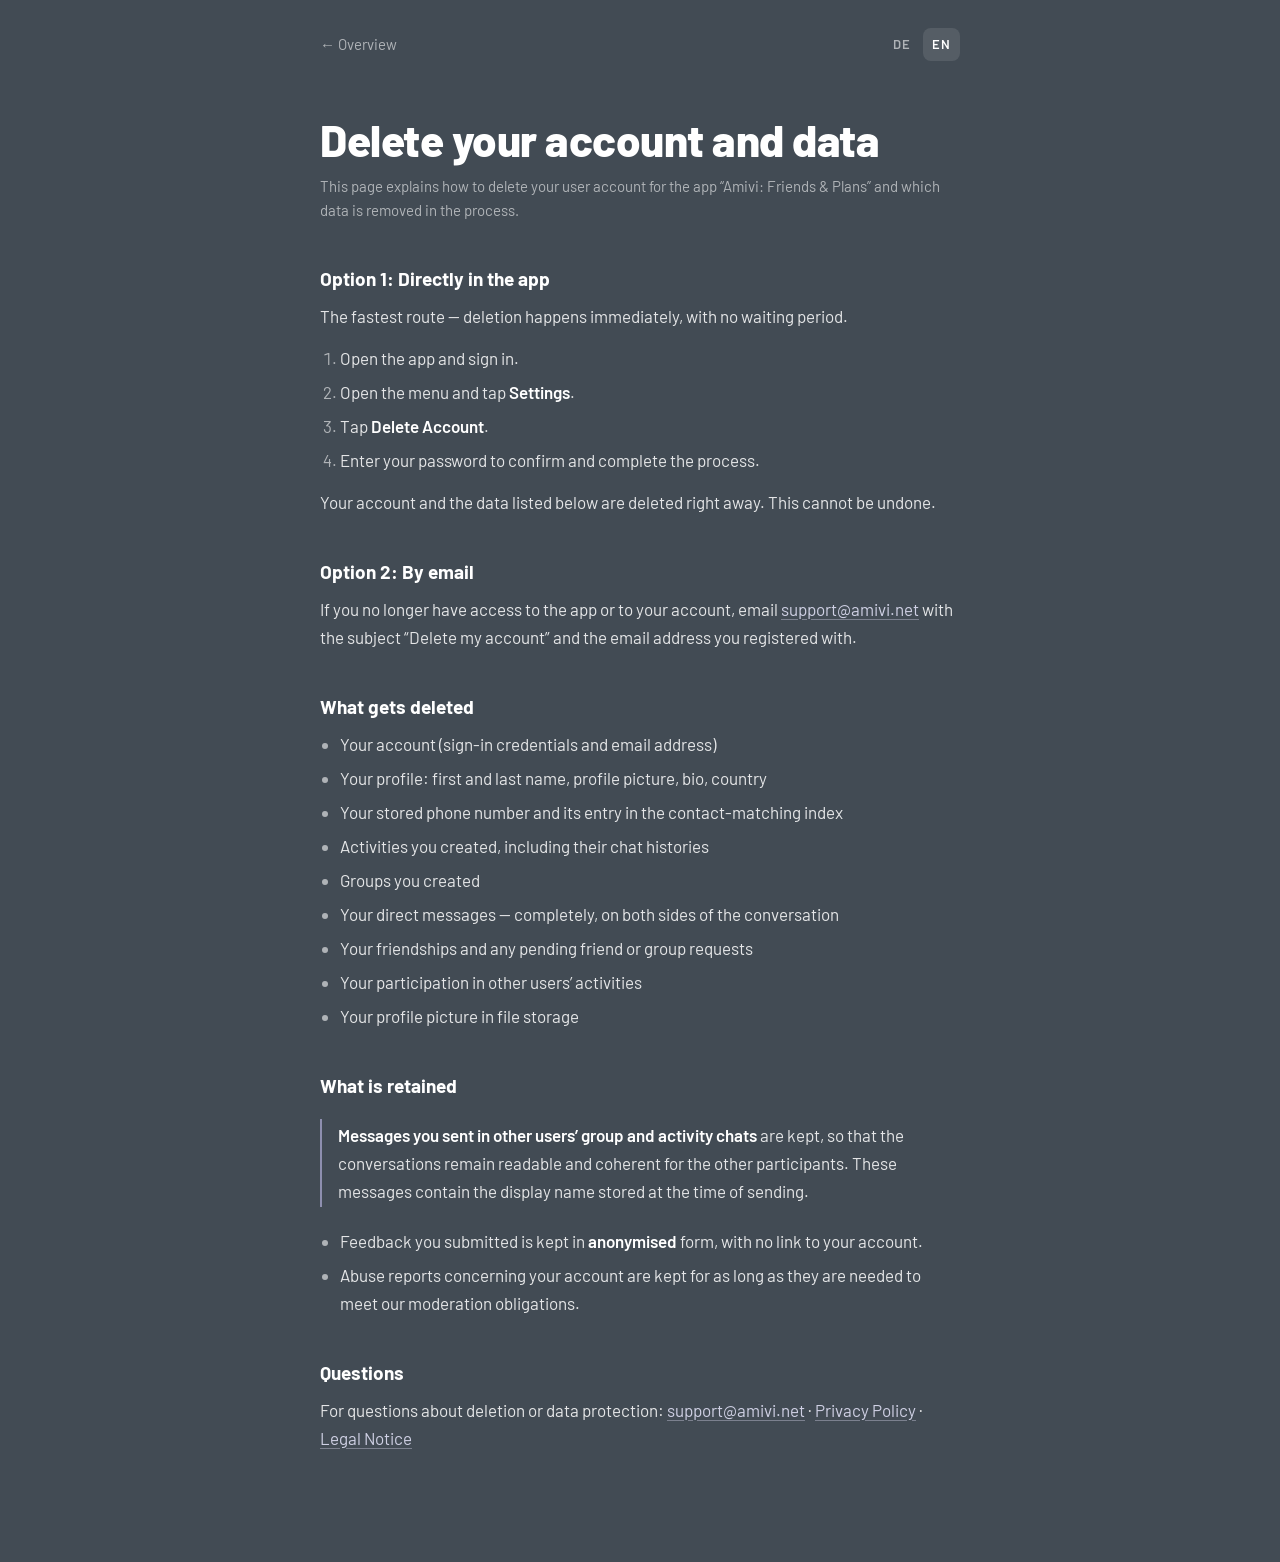
<file: legal/delete-account.html>
<!DOCTYPE html>
<html lang="de">
<head>
  <meta charset="UTF-8" />
  <meta name="viewport" content="width=device-width, initial-scale=1.0" />
  <title>Delete Account – Amivi</title>
  <meta name="theme-color" content="#424B54" />
  <link rel="icon" href="../assets/img/favicon.png" />
  <link rel="preconnect" href="https://fonts.googleapis.com" />
  <link rel="preconnect" href="https://fonts.gstatic.com" crossorigin />
  <link rel="stylesheet" href="https://fonts.googleapis.com/css2?family=Barlow:wght@400;600;700;800&display=swap" />
  <link rel="stylesheet" href="legal.css" />
  <script src="legal.js"></script>
</head>
<body data-title-de="Konto löschen – Amivi" data-title-en="Delete Account – Amivi">
<div class="wrap">

<header class="bar">
  <a href="index.html">← <span data-l="de">Übersicht</span><span data-l="en">Overview</span></a>
  <div class="lang" role="group" aria-label="Sprache / Language">
    <button type="button" data-set-lang="de">DE</button>
    <button type="button" data-set-lang="en">EN</button>
  </div>
</header>

<main>

<article data-l="en" lang="en">
<h1>Delete your account and data</h1>
<p class="meta">This page explains how to delete your user account for the app
“Amivi: Friends &amp; Plans” and which data is removed in the process.</p>

<h2>Option 1: Directly in the app</h2>
<p>The fastest route — deletion happens immediately, with no waiting period.</p>
<ol>
  <li>Open the app and sign in.</li>
  <li>Open the menu and tap <strong>Settings</strong>.</li>
  <li>Tap <strong>Delete Account</strong>.</li>
  <li>Enter your password to confirm and complete the process.</li>
</ol>
<p>Your account and the data listed below are deleted right away. This cannot be
undone.</p>

<h2>Option 2: By email</h2>
<p>If you no longer have access to the app or to your account, email
<a href="mailto:support@amivi.net?subject=Delete%20my%20account">support@amivi.net</a>
with the subject “Delete my account” and the email address you registered with.</p>

<h2>What gets deleted</h2>
<ul>
  <li>Your account (sign-in credentials and email address)</li>
  <li>Your profile: first and last name, profile picture, bio, country</li>
  <li>Your stored phone number and its entry in the contact-matching index</li>
  <li>Activities you created, including their chat histories</li>
  <li>Groups you created</li>
  <li>Your direct messages — completely, on both sides of the conversation</li>
  <li>Your friendships and any pending friend or group requests</li>
  <li>Your participation in other users’ activities</li>
  <li>Your profile picture in file storage</li>
</ul>

<h2>What is retained</h2>
<div class="note">
  <p><strong>Messages you sent in other users’ group and activity chats</strong> are kept,
  so that the conversations remain readable and coherent for the other
  participants. These messages contain the display name stored at the time of
  sending.</p>
</div>
<ul>
  <li>Feedback you submitted is kept in <strong>anonymised</strong> form, with no link to
      your account.</li>
  <li>Abuse reports concerning your account are kept for as long as they are needed
      to meet our moderation obligations.</li>
</ul>

<h2>Questions</h2>
<p>For questions about deletion or data protection:
<a href="mailto:support@amivi.net">support@amivi.net</a> ·
<a href="datenschutzerklaerung.html">Privacy Policy</a> ·
<a href="impressum.html">Legal Notice</a></p>
</article>

<article data-l="de" lang="de">
<h1>Konto und Daten löschen</h1>
<p class="meta">Hier steht, wie Sie Ihr Nutzerkonto für die App „Amivi: Friends &amp;
Plans“ löschen und welche Daten dabei entfernt werden.</p>

<h2>Weg 1: Direkt in der App</h2>
<p>Der schnellste Weg – die Löschung erfolgt sofort, ohne Wartezeit.</p>
<ol>
  <li>Öffnen Sie die App und melden Sie sich an.</li>
  <li>Öffnen Sie das Menü und tippen Sie auf <strong>Settings</strong>.</li>
  <li>Tippen Sie auf <strong>Delete Account</strong>.</li>
  <li>Geben Sie zur Bestätigung Ihr Passwort ein und schließen Sie den Vorgang ab.</li>
</ol>
<p>Ihr Konto und die unten aufgeführten Daten werden sofort gelöscht. Das lässt sich
nicht rückgängig machen.</p>

<h2>Weg 2: Per E-Mail</h2>
<p>Wenn Sie keinen Zugriff mehr auf die App oder Ihr Konto haben, schreiben Sie an
<a href="mailto:support@amivi.net?subject=Delete%20my%20account">support@amivi.net</a>
mit dem Betreff „Delete my account“ und der E-Mail-Adresse, mit der Sie sich
registriert haben.</p>

<h2>Was gelöscht wird</h2>
<ul>
  <li>Ihr Konto (Zugangsdaten und E-Mail-Adresse)</li>
  <li>Ihr Profil: Vor- und Nachname, Profilbild, Bio, Land</li>
  <li>Ihre hinterlegte Telefonnummer und ihr Eintrag im Verzeichnis für den Kontaktabgleich</li>
  <li>Von Ihnen erstellte Aktivitäten einschließlich ihrer Chatverläufe</li>
  <li>Von Ihnen erstellte Gruppen</li>
  <li>Ihre Direktnachrichten – vollständig, auf beiden Seiten der Unterhaltung</li>
  <li>Ihre Freundschaften und offene Freundschafts- oder Gruppenanfragen</li>
  <li>Ihre Teilnahme an Aktivitäten anderer Nutzer</li>
  <li>Ihr Profilbild im Dateispeicher</li>
</ul>

<h2>Was erhalten bleibt</h2>
<div class="note">
  <p><strong>Nachrichten, die Sie in Gruppen- und Aktivitäten-Chats anderer Nutzer
  gesendet haben</strong>, bleiben erhalten, damit die Unterhaltungen für die übrigen
  Teilnehmer lesbar und verständlich bleiben. Diese Nachrichten enthalten den
  Anzeigenamen zum Zeitpunkt des Sendens.</p>
</div>
<ul>
  <li>Von Ihnen gesendetes Feedback bleibt in <strong>anonymisierter</strong> Form
      erhalten, ohne Verbindung zu Ihrem Konto.</li>
  <li>Missbrauchsmeldungen zu Ihrem Konto werden so lange aufbewahrt, wie sie zur
      Erfüllung unserer Moderationspflichten nötig sind.</li>
</ul>

<h2>Fragen</h2>
<p>Bei Fragen zur Löschung oder zum Datenschutz:
<a href="mailto:support@amivi.net">support@amivi.net</a> ·
<a href="datenschutzerklaerung.html">Datenschutzerklärung</a> ·
<a href="impressum.html">Impressum</a></p>
</article>

</main>

</div>
</body>
</html>
</file>
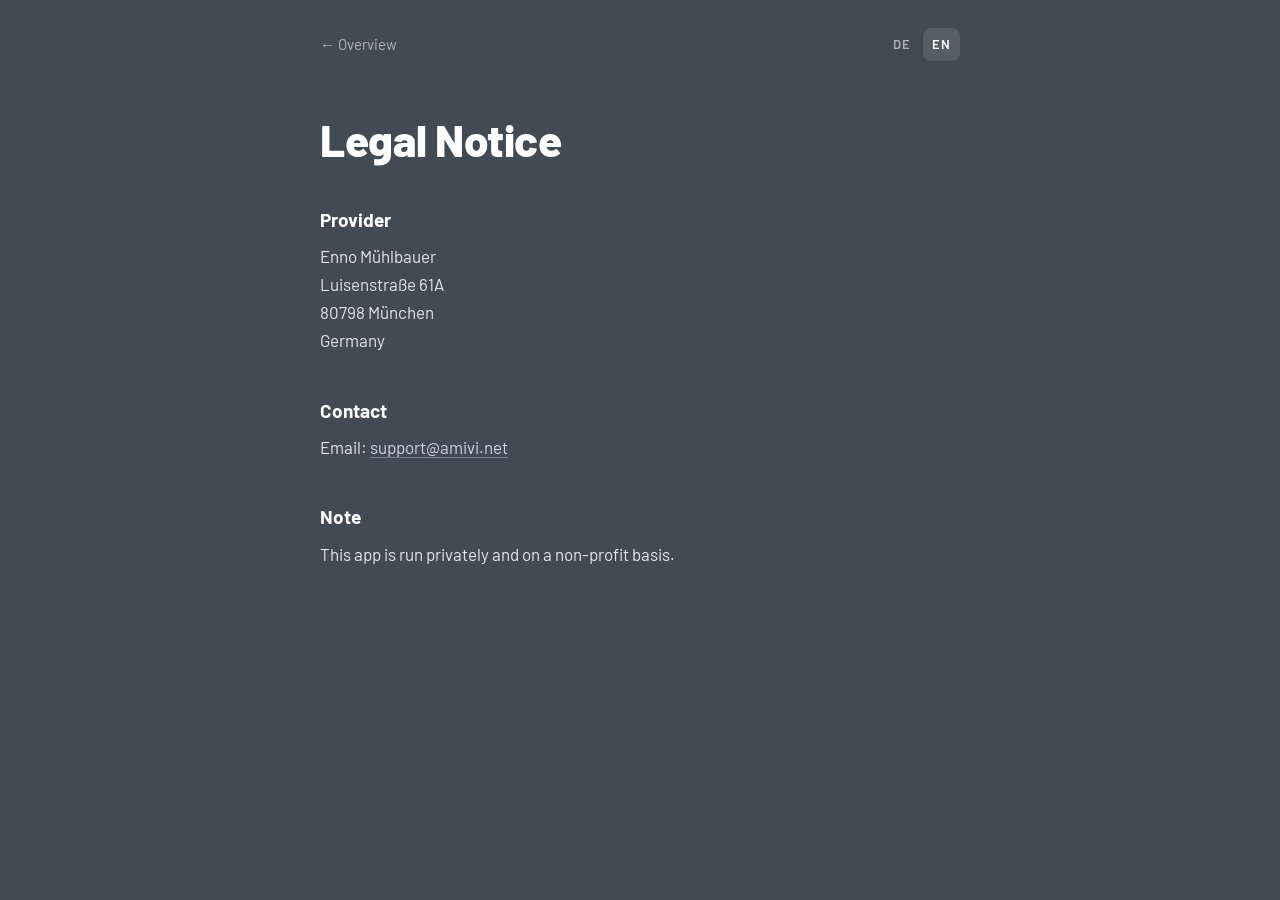
<file: legal/impressum.html>
<!DOCTYPE html>
<html lang="de">
<head>
  <meta charset="UTF-8" />
  <meta name="viewport" content="width=device-width, initial-scale=1.0" />
  <title>Impressum – Amivi</title>
  <meta name="theme-color" content="#424B54" />
  <link rel="icon" href="../assets/img/favicon.png" />
  <link rel="preconnect" href="https://fonts.googleapis.com" />
  <link rel="preconnect" href="https://fonts.gstatic.com" crossorigin />
  <link rel="stylesheet" href="https://fonts.googleapis.com/css2?family=Barlow:wght@400;600;700;800&display=swap" />
  <link rel="stylesheet" href="legal.css" />
  <script src="legal.js"></script>
</head>
<body data-title-de="Impressum – Amivi" data-title-en="Legal Notice – Amivi">
<div class="wrap">

<header class="bar">
  <a href="index.html">← <span data-l="de">Übersicht</span><span data-l="en">Overview</span></a>
  <div class="lang" role="group" aria-label="Sprache / Language">
    <button type="button" data-set-lang="de">DE</button>
    <button type="button" data-set-lang="en">EN</button>
  </div>
</header>

<main>

<article data-l="de" lang="de">
<h1>Impressum</h1>

<h2>Angaben</h2>
<p>Enno Mühlbauer<br>Luisenstraße 61A<br>80798 München</p>

<h2>Kontakt</h2>
<p>E-Mail: <a href="mailto:support@amivi.net">support@amivi.net</a></p>

<h2>Hinweis</h2>
<p>Diese App wird privat und ohne Gewinnerzielungsabsicht betrieben.</p>
</article>

<article data-l="en" lang="en">
<h1>Legal Notice</h1>

<h2>Provider</h2>
<p>Enno Mühlbauer<br>Luisenstraße 61A<br>80798 München<br>Germany</p>

<h2>Contact</h2>
<p>Email: <a href="mailto:support@amivi.net">support@amivi.net</a></p>

<h2>Note</h2>
<p>This app is run privately and on a non-profit basis.</p>
</article>

</main>

</div>
</body>
</html>
</file>
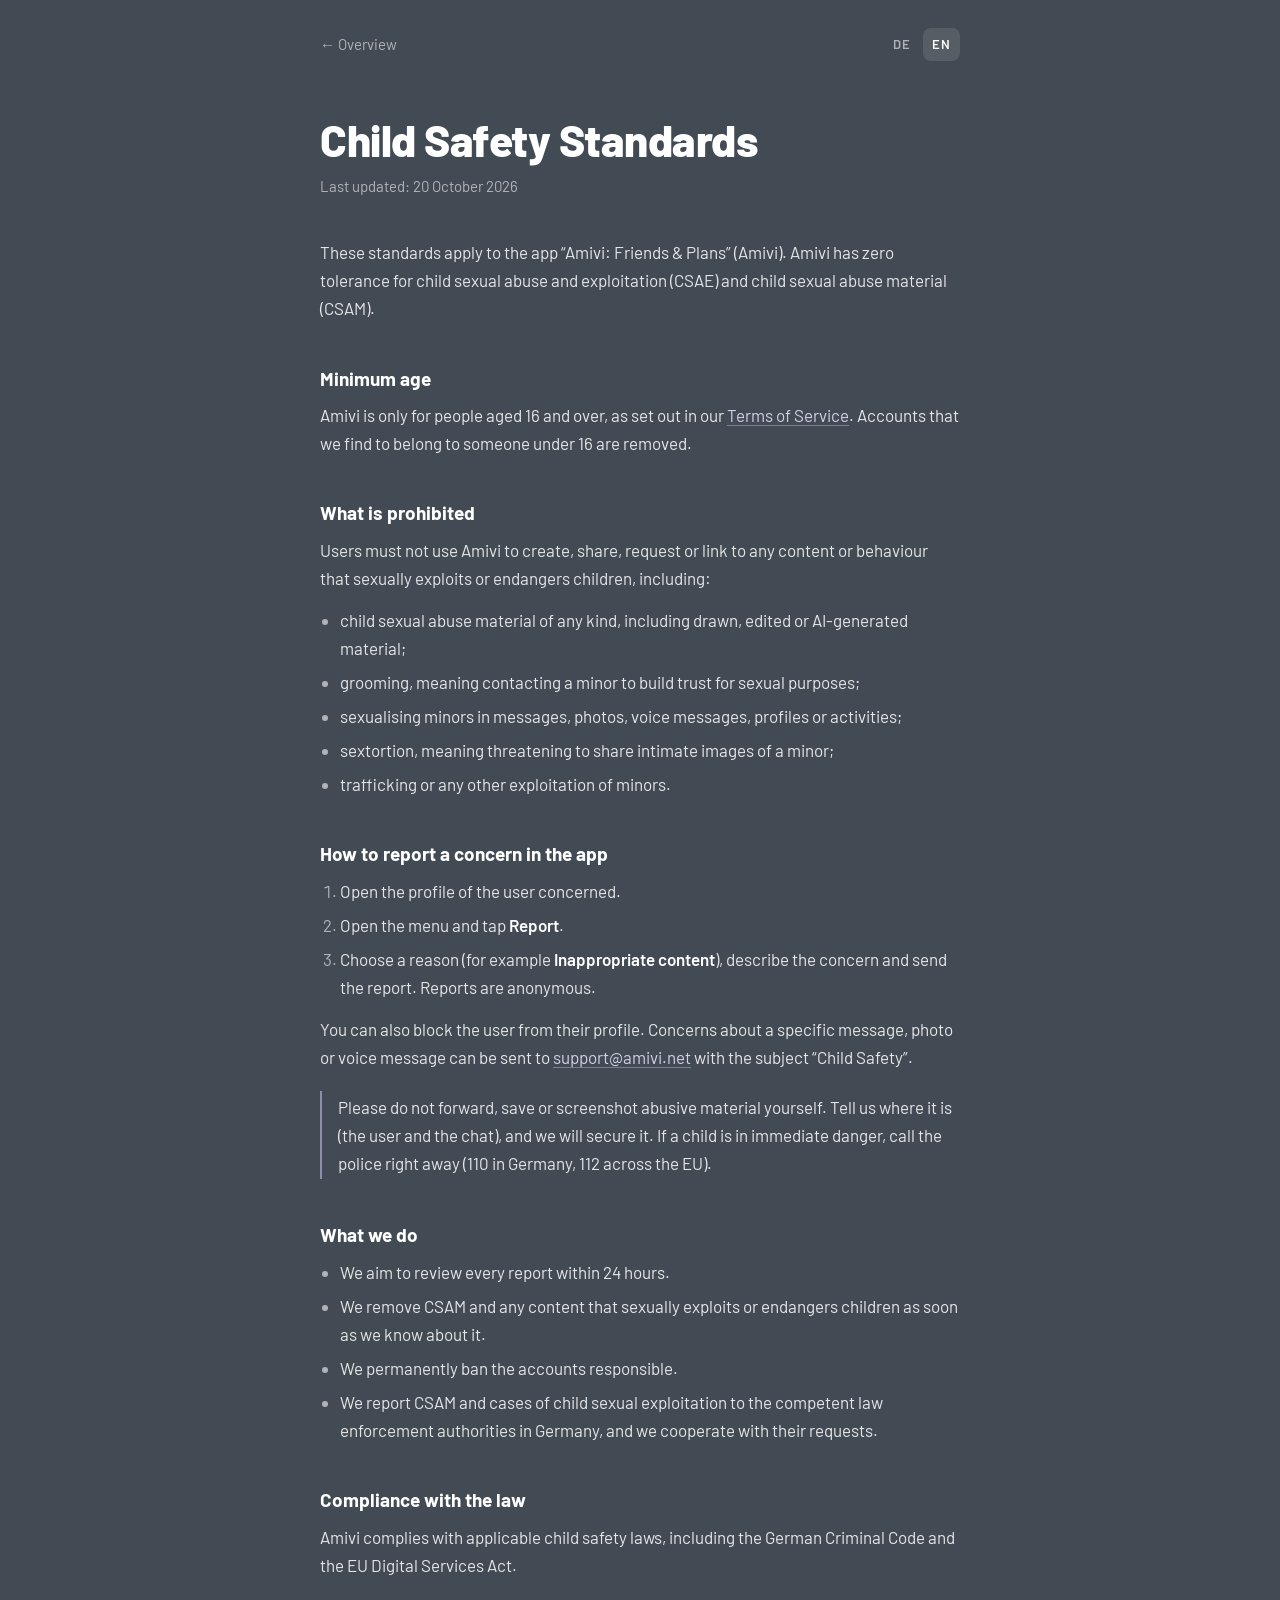
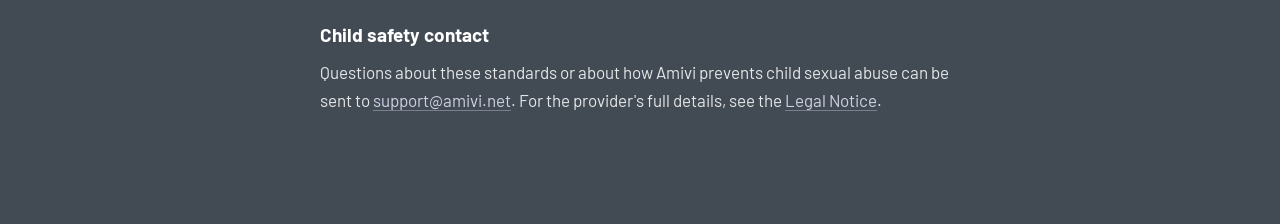
<file: legal/kinderschutz.html>
<!DOCTYPE html>
<html lang="de">
<head>
  <meta charset="UTF-8" />
  <meta name="viewport" content="width=device-width, initial-scale=1.0" />
  <title>Child Safety Standards – Amivi</title>
  <meta name="theme-color" content="#424B54" />
  <link rel="icon" href="../assets/img/favicon.png" />
  <link rel="preconnect" href="https://fonts.googleapis.com" />
  <link rel="preconnect" href="https://fonts.gstatic.com" crossorigin />
  <link rel="stylesheet" href="https://fonts.googleapis.com/css2?family=Barlow:wght@400;600;700;800&display=swap" />
  <link rel="stylesheet" href="legal.css" />
  <script src="legal.js"></script>
</head>
<body data-title-de="Kinderschutz – Amivi" data-title-en="Child Safety Standards – Amivi">
<div class="wrap">

<header class="bar">
  <a href="index.html">← <span data-l="de">Übersicht</span><span data-l="en">Overview</span></a>
  <div class="lang" role="group" aria-label="Sprache / Language">
    <button type="button" data-set-lang="de">DE</button>
    <button type="button" data-set-lang="en">EN</button>
  </div>
</header>

<main>

<article data-l="en" lang="en">
<h1>Child Safety Standards</h1>
<p class="meta">Last updated: 20 October 2026</p>
<p>These standards apply to the app “Amivi: Friends &amp; Plans” (Amivi). Amivi has
zero tolerance for child sexual abuse and exploitation (CSAE) and child sexual abuse
material (CSAM).</p>

<h2>Minimum age</h2>
<p>Amivi is only for people aged 16 and over, as set out in our
<a href="agb.html">Terms of Service</a>. Accounts that we find to belong to someone
under 16 are removed.</p>

<h2>What is prohibited</h2>
<p>Users must not use Amivi to create, share, request or link to any content or
behaviour that sexually exploits or endangers children, including:</p>
<ul>
  <li>child sexual abuse material of any kind, including drawn, edited or AI-generated material;</li>
  <li>grooming, meaning contacting a minor to build trust for sexual purposes;</li>
  <li>sexualising minors in messages, photos, voice messages, profiles or activities;</li>
  <li>sextortion, meaning threatening to share intimate images of a minor;</li>
  <li>trafficking or any other exploitation of minors.</li>
</ul>

<h2>How to report a concern in the app</h2>
<ol>
  <li>Open the profile of the user concerned.</li>
  <li>Open the menu and tap <strong>Report</strong>.</li>
  <li>Choose a reason (for example <strong>Inappropriate content</strong>), describe the
    concern and send the report. Reports are anonymous.</li>
</ol>
<p>You can also block the user from their profile. Concerns about a specific message,
photo or voice message can be sent to
<a href="mailto:support@amivi.net?subject=Child%20Safety">support@amivi.net</a>
with the subject “Child Safety”.</p>
<div class="note"><p>Please do not forward, save or screenshot abusive material yourself.
Tell us where it is (the user and the chat), and we will secure it. If a child is in
immediate danger, call the police right away (110 in Germany, 112 across the EU).</p></div>

<h2>What we do</h2>
<ul>
  <li>We aim to review every report within 24 hours.</li>
  <li>We remove CSAM and any content that sexually exploits or endangers children as
    soon as we know about it.</li>
  <li>We permanently ban the accounts responsible.</li>
  <li>We report CSAM and cases of child sexual exploitation to the competent law
    enforcement authorities in Germany, and we cooperate with their requests.</li>
</ul>

<h2>Compliance with the law</h2>
<p>Amivi complies with applicable child safety laws, including the German Criminal Code
and the EU Digital Services Act.</p>

<h2>Child safety contact</h2>
<p>Questions about these standards or about how Amivi prevents child sexual abuse can
be sent to <a href="mailto:support@amivi.net?subject=Child%20Safety">support@amivi.net</a>.
For the provider's full details, see the <a href="impressum.html">Legal Notice</a>.</p>
</article>

<article data-l="de" lang="de">
<h1>Kinderschutz</h1>
<p class="meta">Stand: 20. Oktober 2026</p>
<p>Diese Standards gelten für die App „Amivi: Friends &amp; Plans“ (Amivi). Amivi
duldet keinerlei sexuellen Missbrauch oder sexuelle Ausbeutung von Kindern und keine
Darstellungen sexuellen Kindesmissbrauchs.</p>

<h2>Mindestalter</h2>
<p>Amivi ist nur für Personen ab 16 Jahren, wie in unseren
<a href="agb.html">Nutzungsbedingungen</a> festgelegt. Konten, die erkennbar einer
Person unter 16 Jahren gehören, werden entfernt.</p>

<h2>Was verboten ist</h2>
<p>Amivi darf nicht genutzt werden, um Inhalte oder Verhalten zu erstellen, zu teilen,
anzufordern oder zu verlinken, die Kinder sexuell ausbeuten oder gefährden,
insbesondere:</p>
<ul>
  <li>Darstellungen sexuellen Kindesmissbrauchs jeder Art, auch gezeichnete, bearbeitete oder KI-erzeugte;</li>
  <li>Grooming, also die Kontaktaufnahme zu Minderjährigen, um zu sexuellen Zwecken Vertrauen aufzubauen;</li>
  <li>die Sexualisierung Minderjähriger in Nachrichten, Fotos, Sprachnachrichten, Profilen oder Aktivitäten;</li>
  <li>Sextortion, also die Drohung, intime Bilder einer minderjährigen Person zu verbreiten;</li>
  <li>Menschenhandel oder jede andere Ausbeutung Minderjähriger.</li>
</ul>

<h2>So melden Sie einen Verdacht in der App</h2>
<ol>
  <li>Öffnen Sie das Profil der betreffenden Person.</li>
  <li>Öffnen Sie das Menü und tippen Sie auf <strong>Report</strong>.</li>
  <li>Wählen Sie einen Grund (zum Beispiel <strong>Inappropriate content</strong>),
    beschreiben Sie den Verdacht und senden Sie die Meldung ab. Meldungen sind anonym.</li>
</ol>
<p>Im Profil können Sie die Person außerdem blockieren. Hinweise zu einer bestimmten
Nachricht, einem Foto oder einer Sprachnachricht können Sie an
<a href="mailto:support@amivi.net?subject=Child%20Safety">support@amivi.net</a>
mit dem Betreff „Child Safety“ schicken.</p>
<div class="note"><p>Bitte leiten Sie solches Material nicht selbst weiter, speichern Sie
es nicht und machen Sie keine Screenshots. Sagen Sie uns, wo es zu finden ist (Person und
Chat), wir sichern es. Ist ein Kind in akuter Gefahr, rufen Sie sofort die Polizei (110 in
Deutschland, 112 in der ganzen EU).</p></div>

<h2>Was wir tun</h2>
<ul>
  <li>Wir bemühen uns, jede Meldung innerhalb von 24 Stunden zu prüfen.</li>
  <li>Darstellungen sexuellen Kindesmissbrauchs und alle Inhalte, die Kinder sexuell
    ausbeuten oder gefährden, entfernen wir, sobald wir davon wissen.</li>
  <li>Die verantwortlichen Konten sperren wir dauerhaft.</li>
  <li>Darstellungen sexuellen Kindesmissbrauchs und Fälle sexueller Ausbeutung von
    Kindern melden wir den zuständigen Strafverfolgungsbehörden in Deutschland und
    arbeiten mit ihnen zusammen.</li>
</ul>

<h2>Einhaltung der Gesetze</h2>
<p>Amivi hält die geltenden Gesetze zum Schutz von Kindern ein, darunter das deutsche
Strafgesetzbuch und das Gesetz über digitale Dienste der EU (Digital Services Act).</p>

<h2>Ansprechpartner für Kinderschutz</h2>
<p>Fragen zu diesen Standards oder dazu, wie Amivi sexuellem Kindesmissbrauch vorbeugt,
können Sie an <a href="mailto:support@amivi.net?subject=Child%20Safety">support@amivi.net</a>
schicken. Die vollständigen Anbieterangaben stehen im <a href="impressum.html">Impressum</a>.</p>
</article>

</main>

</div>
</body>
</html>
</file>
<file: assets/ds/styles.css>
@import url('tokens/colors.css');
@import url('tokens/typography.css');
@import url('tokens/spacing.css');
</file>
<file: legal/legal.css>
/* Amivi — legal pages
   Same look as www.amivi.net and the app: dark grey background (#424B54),
   white Barlow type, no cards or boxes — the text is the page. */

:root {
  --bg: #424B54;
  --heading: #fff;
  --body: rgba(255, 255, 255, 0.86);
  --muted: rgba(255, 255, 255, 0.58);
  --line: rgba(255, 255, 255, 0.12);
  --link: #cfd0e4;
  --accent: #8E8FAF;
}

* { box-sizing: border-box; }

html {
  background: var(--bg);
  -webkit-text-size-adjust: 100%;
}

body {
  margin: 0;
  background: var(--bg);
  color: var(--body);
  font-family: 'Barlow', -apple-system, 'Helvetica Neue', Arial, sans-serif;
  font-size: 17px;
  line-height: 1.65;
  -webkit-font-smoothing: antialiased;
}

::selection { background: rgba(142, 143, 175, 0.55); color: #fff; }

/* Only the chosen language is shown. Without JavaScript the page stays
   German (the original), and the switch is hidden. */
html[data-lang="en"] [data-l="de"],
html:not([data-lang="en"]) [data-l="en"] { display: none !important; }
html:not([data-lang]) .lang { display: none; }

.wrap {
  max-width: 680px;
  margin: 0 auto;
  padding: 28px 20px 96px;
}

/* ── Top bar ─────────────────────────────────────────────────────────────── */

.bar {
  display: flex;
  align-items: center;
  justify-content: space-between;
  gap: 16px;
  margin-bottom: 56px;
  font-size: 15px;
}

.bar a {
  color: var(--muted);
  text-decoration: none;
}

.bar a:hover { color: #fff; }

.bar .brand {
  color: #fff;
  font-weight: 800;
  font-size: 16px;
  letter-spacing: 5px;
}

.lang {
  display: inline-flex;
  gap: 2px;
}

.lang button {
  font: inherit;
  font-size: 13px;
  font-weight: 600;
  letter-spacing: 1.2px;
  color: var(--muted);
  background: none;
  border: 0;
  border-radius: 8px;
  padding: 6px 9px;
  cursor: pointer;
}

.lang button:hover { color: #fff; }

.lang button[aria-pressed="true"] {
  color: #fff;
  background: rgba(255, 255, 255, 0.1);
}

.lang button:focus-visible,
a:focus-visible {
  outline: 2px solid var(--accent);
  outline-offset: 2px;
}

/* ── Text ────────────────────────────────────────────────────────────────── */

h1 {
  margin: 0 0 10px;
  color: var(--heading);
  font-size: clamp(32px, 7vw, 44px);
  font-weight: 800;
  line-height: 1.05;
  letter-spacing: -0.5px;
  overflow-wrap: break-word;
  hyphens: auto;
}

h2 {
  margin: 44px 0 10px;
  color: var(--heading);
  font-size: 19px;
  font-weight: 700;
  line-height: 1.3;
}

p, ul, ol { margin: 0 0 14px; }
ul, ol { padding-left: 1.2em; }
li { margin-bottom: 6px; }
li::marker { color: var(--muted); }

strong { color: var(--heading); font-weight: 600; }

a {
  color: var(--link);
  text-decoration: underline;
  text-decoration-color: rgba(207, 208, 228, 0.4);
  text-underline-offset: 3px;
  overflow-wrap: anywhere;
}

a:hover { color: #fff; text-decoration-color: #fff; }

.meta {
  margin: 0 0 40px;
  color: var(--muted);
  font-size: 15px;
}

.note {
  margin: 20px 0;
  padding: 2px 0 2px 16px;
  border-left: 2px solid var(--accent);
}

.note p:last-child { margin-bottom: 0; }

/* ── Overview list (index.html) ──────────────────────────────────────────── */

.docs {
  list-style: none;
  margin: 0;
  padding: 0;
  border-top: 1px solid var(--line);
}

.docs li {
  margin: 0;
  border-bottom: 1px solid var(--line);
}

.docs a {
  display: flex;
  flex-wrap: wrap;
  align-items: baseline;
  justify-content: space-between;
  gap: 4px 16px;
  padding: 20px 0;
  color: var(--heading);
  font-size: 19px;
  font-weight: 600;
  text-decoration: none;
}

.docs a:hover .doc-title { text-decoration: underline; text-underline-offset: 4px; }

.docs .doc-sub {
  color: var(--muted);
  font-size: 14px;
  font-weight: 400;
}

@media (max-width: 520px) {
  .docs a { flex-direction: column; align-items: flex-start; }
}
</file>
